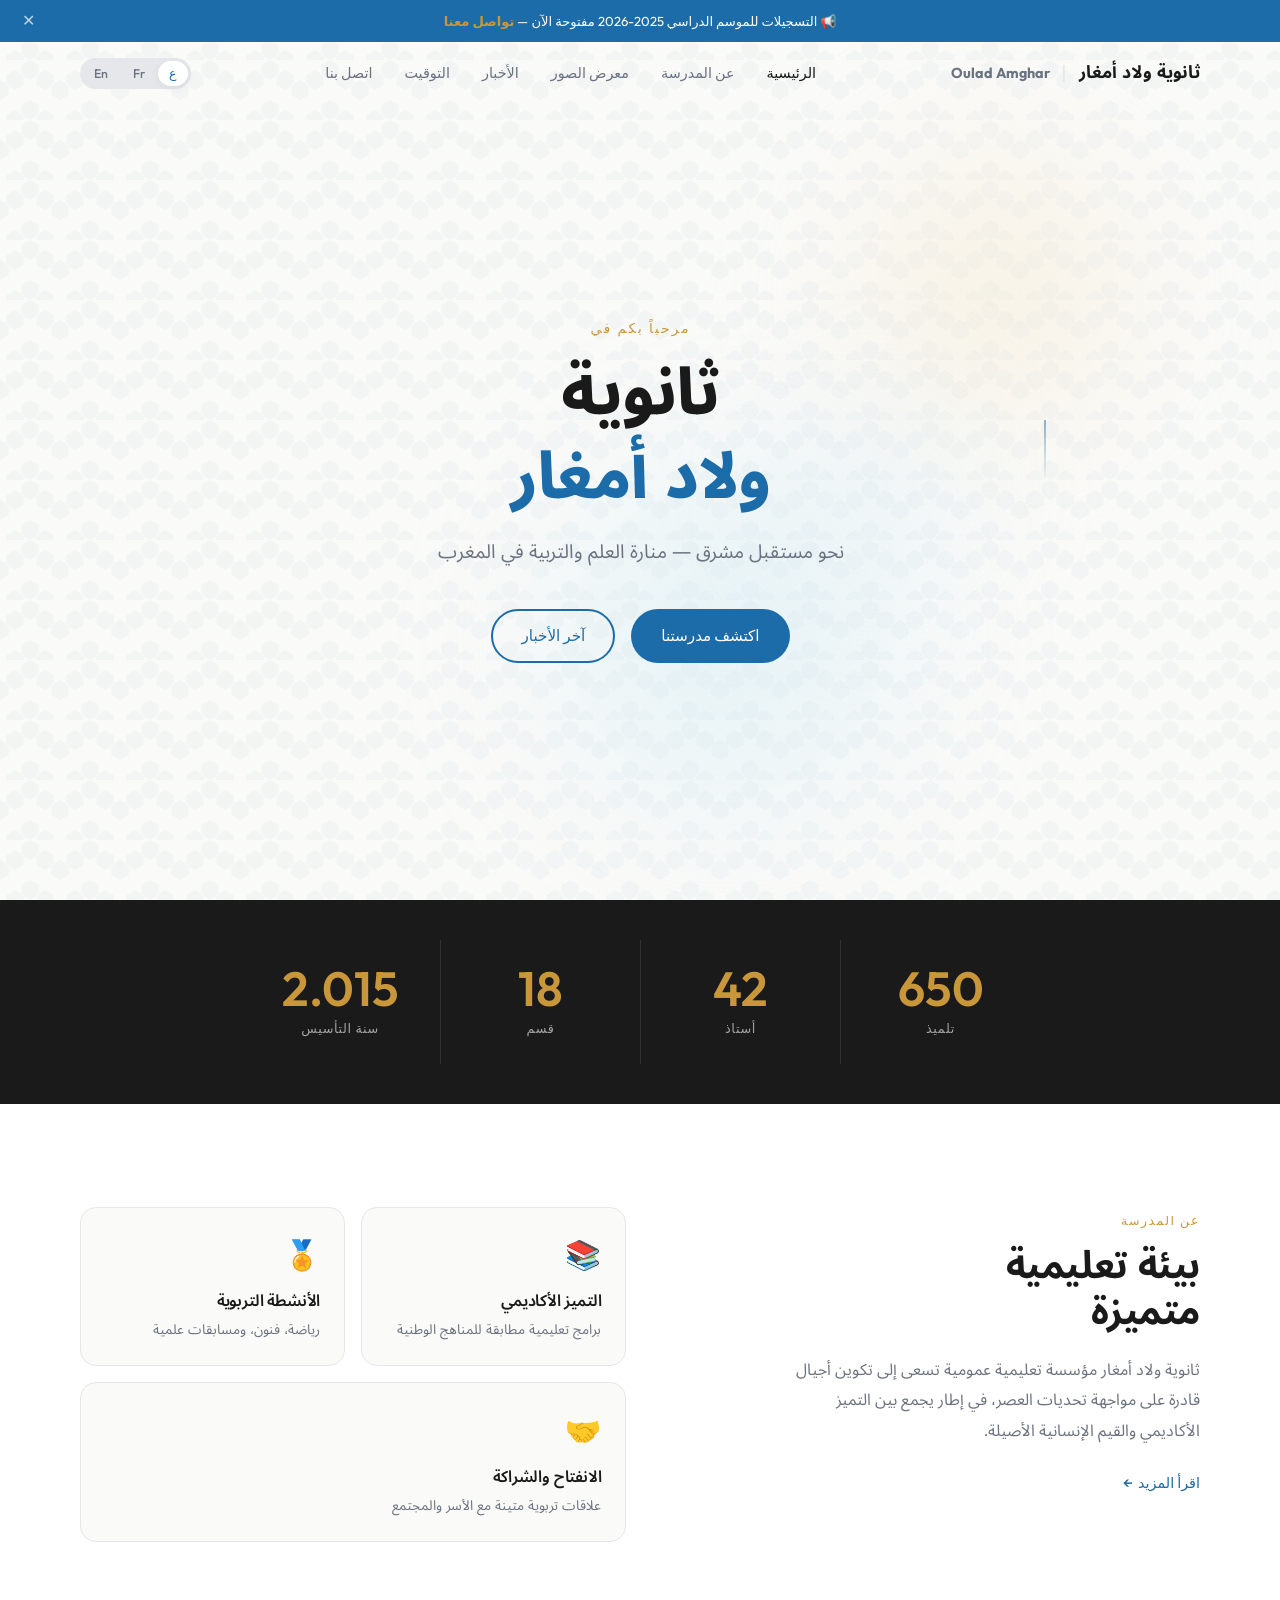
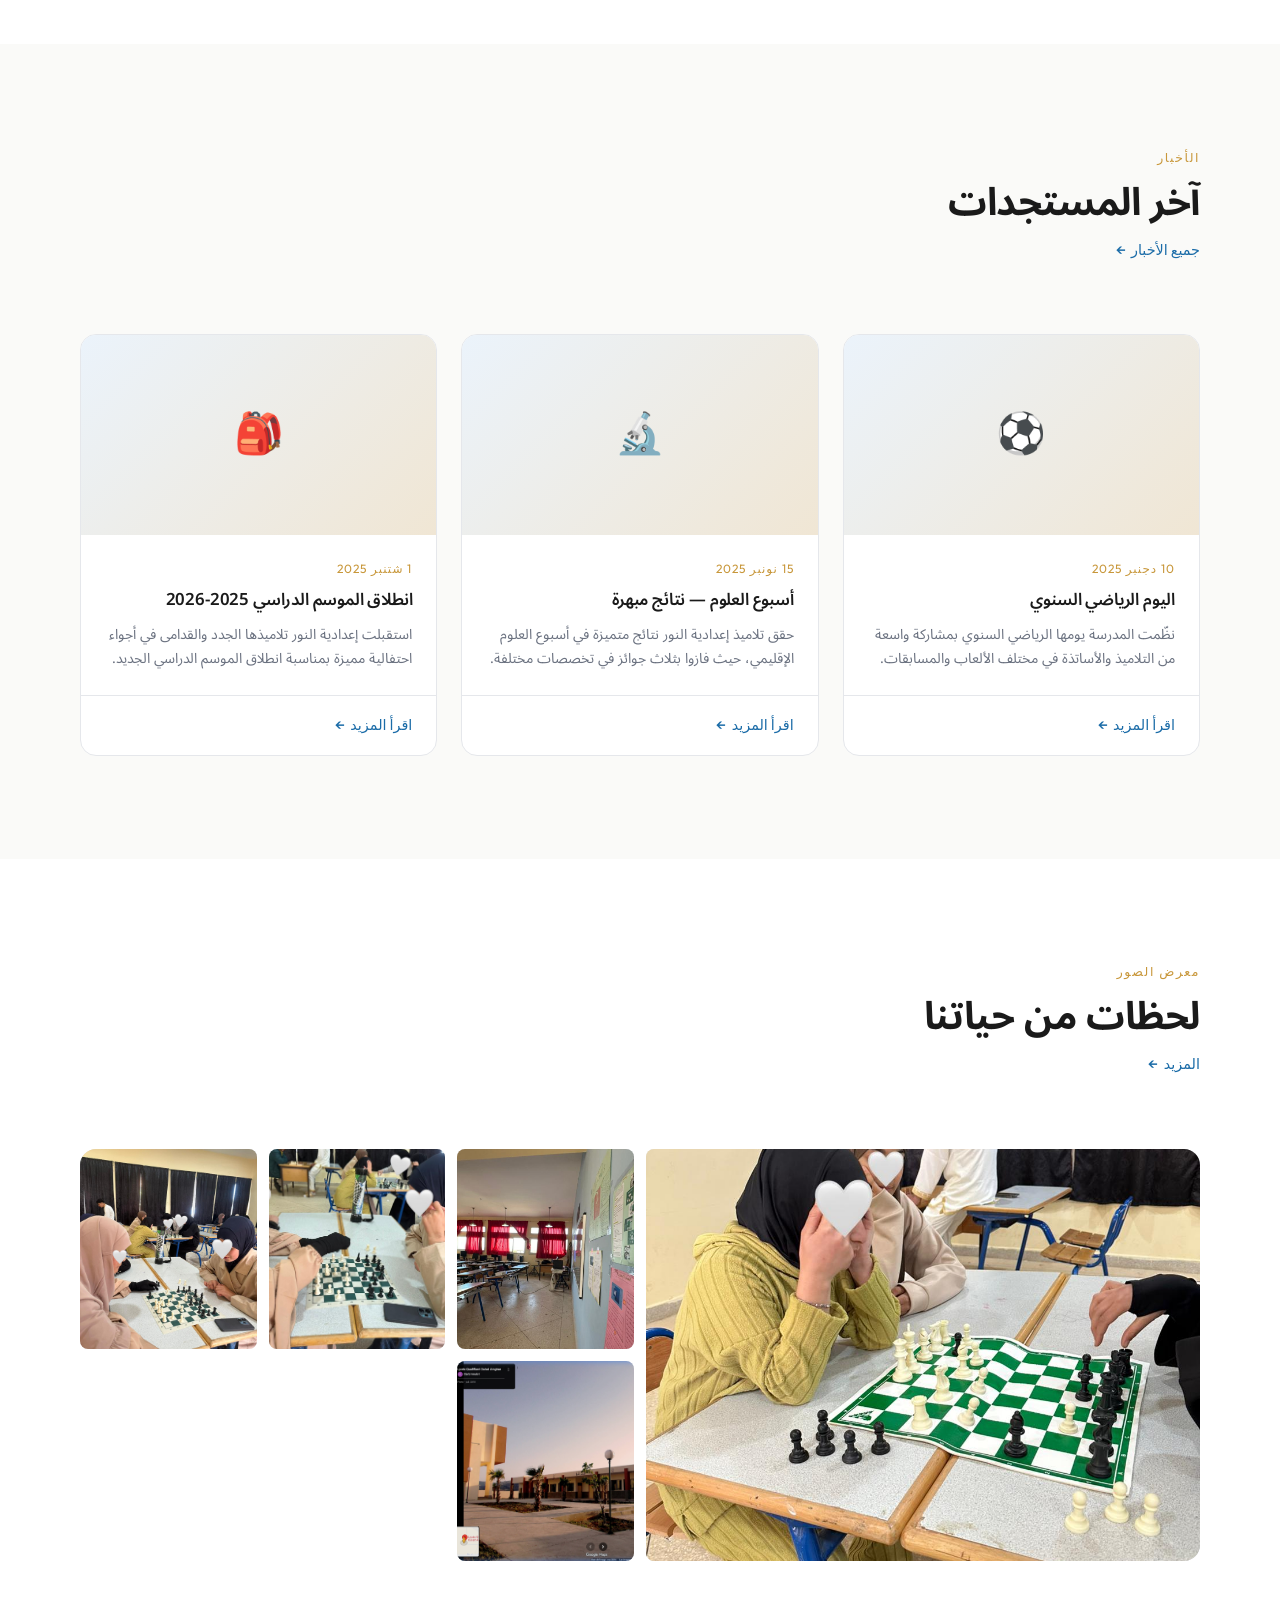
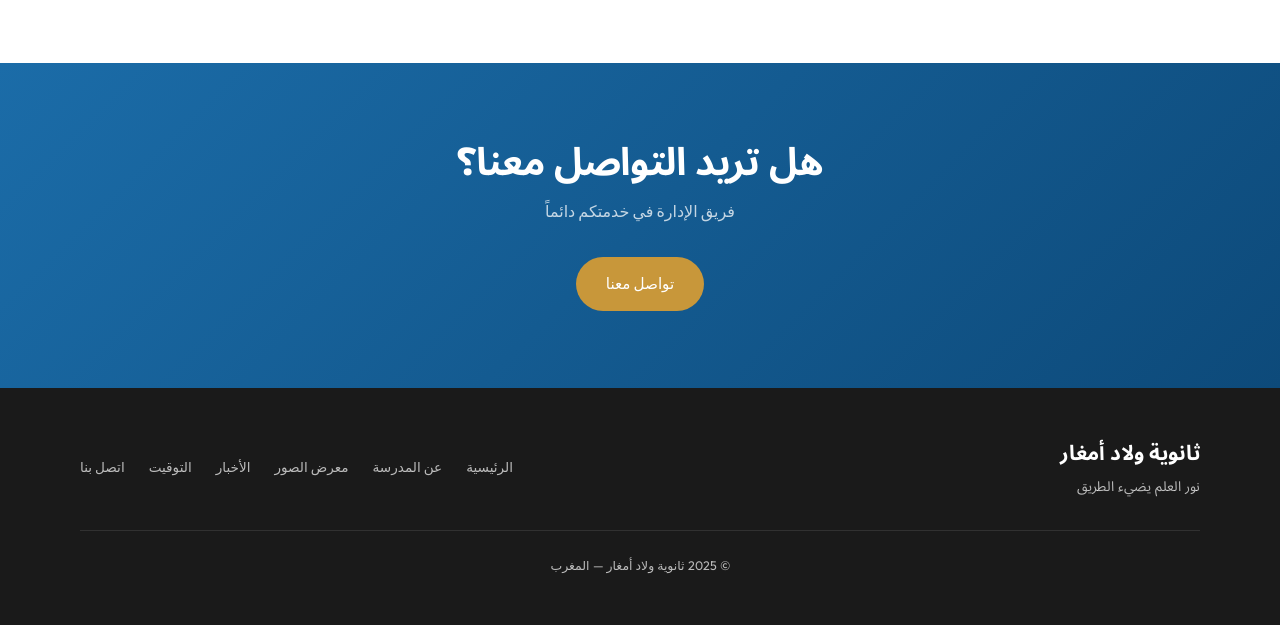
<file: index.html>
<!DOCTYPE html>
<html lang="ar" dir="rtl">

<head>
  <meta charset="UTF-8" />
  <meta name="viewport" content="width=device-width, initial-scale=1.0" />
  <title>ثانوية ولاد أمغار | Lycée Oulad Amghar | Oulad Amghar Hight School</title>
  <meta name="description" content="ثانوية ولاد أمغار التأهيلية" />
  <link rel="stylesheet" href="css/main.css" />
  <link rel="preconnect" href="https://fonts.googleapis.com" />
  <link rel="preconnect" href="https://fonts.gstatic.com" crossorigin />
  <link
    href="https://fonts.googleapis.com/css2?family=Noto+Sans+Arabic:wght@400;500;600;700;800&family=Outfit:wght@400;500;600;700;800&display=swap"
    rel="stylesheet" />
</head>

<body class="page-home" data-lang="ar">

  <a href="#main-content" class="skip-link">انتقل إلى المحتوى</a>

  <!-- ANNOUNCEMENT BAR — edit text here to show school announcements -->
  <div class="announcement-bar" id="announcementBar">
    <span>📢 </span>
    <span data-i18n="announcement.text">التسجيلات للموسم الدراسي 2025-2026 مفتوحة الآن — </span>
    <a href="pages/contact.html" data-i18n="announcement.link">تواصل معنا</a>
    <button class="close-bar" onclick="dismissBar()" aria-label="إغلاق">✕</button>
  </div>
  <script>
    function dismissBar() {
      var b = document.getElementById('announcementBar');
      if (b) { b.style.display = 'none'; document.body.style.setProperty('--bar-h', '0px'); }
    }
    // Set CSS var once bar is rendered so navbar knows how far down to sit
    document.addEventListener('DOMContentLoaded', function () {
      var b = document.getElementById('announcementBar');
      if (b) document.body.style.setProperty('--bar-h', b.offsetHeight + 'px');
    });
    setTimeout(dismissBar, 6000);
  </script>

  <!-- NAVBAR -->
  <nav class="navbar" id="navbar">
    <div class="nav-inner">
      <a href="index.html" class="nav-logo">
        <span class="logo-ar">ثانوية ولاد أمغار</span>
        <span class="logo-divider">|</span>
        <span class="logo-fr">Oulad Amghar</span>
      </a>

      <ul class="nav-links" id="navLinks">
        <li><a href="index.html" data-i18n="nav.home">الرئيسية</a></li>
        <li><a href="pages/about.html" data-i18n="nav.about">عن المدرسة</a></li>
        <li><a href="pages/gallery.html" data-i18n="nav.gallery">معرض الصور</a></li>
        <li><a href="pages/news.html" data-i18n="nav.news">الأخبار</a></li>
        <li><a href="pages/schedule.html" data-i18n="nav.schedule">التوقيت</a></li>
        <li><a href="pages/contact.html" data-i18n="nav.contact">اتصل بنا</a></li>
      </ul>

      <div class="nav-actions">
        <div class="lang-switcher">
          <button class="lang-btn active" data-lang="ar">ع</button>
          <button class="lang-btn" data-lang="fr">Fr</button>
          <button class="lang-btn" data-lang="en">En</button>
        </div>
        <button class="burger" id="burger" aria-label="Menu">
          <span></span><span></span><span></span>
        </button>
      </div>
    </div>
  </nav>

  <!-- HERO -->
  <header class="hero">
    <div class="hero-bg">
      <div class="hero-shape s1"></div>
      <div class="hero-shape s2"></div>
      <div class="hero-shape s3"></div>
    </div>
    <div class="hero-content">
      <p class="hero-eyebrow animate-in" data-i18n="hero.eyebrow">مرحباً بكم في</p>
      <h1 class="hero-title animate-in delay-1">
        <span data-i18n="hero.title1">ثانوية</span>
        <em data-i18n="hero.title2">ولاد أمغار</em>
      </h1>
      <p class="hero-subtitle animate-in delay-2" data-i18n="hero.subtitle">
        نحو مستقبل مشرق — منارة العلم والتربية في المغرب
      </p>
      <div class="hero-cta animate-in delay-3">
        <a href="pages/about.html" class="btn btn-primary" data-i18n="hero.cta1">اكتشف مدرستنا</a>
        <a href="pages/news.html" class="btn btn-ghost" data-i18n="hero.cta2">آخر الأخبار</a>
      </div>
    </div>
    <div class="hero-scroll">
      <span></span>
    </div>
  </header>

  <!-- STATS BAND -->
  <section class="stats-band">
    <div class="stat animate-stat">
      <span class="stat-num" data-target="650">0</span>
      <span class="stat-label" data-i18n="stats.students">تلميذ</span>
    </div>
    <div class="stat animate-stat">
      <span class="stat-num" data-target="42">0</span>
      <span class="stat-label" data-i18n="stats.teachers">أستاذ</span>
    </div>
    <div class="stat animate-stat">
      <span class="stat-num" data-target="18">0</span>
      <span class="stat-label" data-i18n="stats.classes">قسم</span>
    </div>
    <div class="stat animate-stat">
      <span class="stat-num" data-target="2015">0</span>
      <span class="stat-label" data-i18n="stats.founded">سنة التأسيس</span>
    </div>
  </section>

  <!-- ABOUT TEASER -->
  <section class="section about-teaser">
    <div class="container">
      <div class="about-grid">
        <div class="about-text reveal">
          <span class="section-tag" data-i18n="about.tag">عن المدرسة</span>
          <h2 data-i18n="about.title">بيئة تعليمية<br />متميزة</h2>
          <p data-i18n="about.desc">
            ثانوية ولاد أمغار مؤسسة تعليمية عمومية تسعى إلى تكوين أجيال قادرة على مواجهة تحديات العصر،
            في إطار يجمع بين التميز الأكاديمي والقيم الإنسانية الأصيلة.
          </p>
          <a href="pages/about.html" class="link-arrow" data-i18n="about.link">اقرأ المزيد</a>
        </div>
        <div class="about-visual reveal delay-1">
          <div class="visual-card vc1">
            <div class="vc-icon">📚</div>
            <h3 data-i18n="about.card1.title">التميز الأكاديمي</h3>
            <p data-i18n="about.card1.desc">برامج تعليمية مطابقة للمناهج الوطنية</p>
          </div>
          <div class="visual-card vc2">
            <div class="vc-icon">🏅</div>
            <h3 data-i18n="about.card2.title">الأنشطة التربوية</h3>
            <p data-i18n="about.card2.desc">رياضة، فنون، ومسابقات علمية</p>
          </div>
          <div class="visual-card vc3">
            <div class="vc-icon">🤝</div>
            <h3 data-i18n="about.card3.title">الانفتاح والشراكة</h3>
            <p data-i18n="about.card3.desc">علاقات تربوية متينة مع الأسر والمجتمع</p>
          </div>
        </div>
      </div>
    </div>
  </section>

  <!-- NEWS TEASER -->
  <section class="section news-teaser">
    <div class="container">
      <div class="section-header reveal">
        <span class="section-tag" data-i18n="news.tag">الأخبار</span>
        <h2 data-i18n="news.title">آخر المستجدات</h2>
        <a href="pages/news.html" class="link-arrow" data-i18n="news.all">جميع الأخبار</a>
      </div>
      <div class="news-grid" id="newsGrid">
        <!-- Injected by JS from markdown files -->
        <div class="news-loading">جارٍ التحميل…</div>
      </div>
    </div>
  </section>

  <!-- GALLERY TEASER -->
  <section class="section gallery-teaser">
    <div class="container">
      <div class="section-header reveal">
        <span class="section-tag" data-i18n="gallery.tag">معرض الصور</span>
        <h2 data-i18n="gallery.title">لحظات من حياتنا</h2>
        <a href="pages/gallery.html" class="link-arrow" data-i18n="gallery.all">المزيد</a>
      </div>
      <div class="reveal" id="galleryMosaic">
        <!-- Filled by gallery-loader.js from content/gallery/index.json (featured tag) -->
        <div class="gallery-placeholder-grid">
          <div class="gp gp1"></div>
          <div class="gp gp2"></div>
          <div class="gp gp3"></div>
          <div class="gp gp4"></div>
          <div class="gp gp5"></div>
        </div>
      </div>
    </div>
  </section>

  <!-- CONTACT CTA -->
  <section class="section cta-band reveal">
    <div class="container">
      <h2 data-i18n="cta.title">هل تريد التواصل معنا؟</h2>
      <p data-i18n="cta.desc">فريق الإدارة في خدمتكم دائماً</p>
      <a href="pages/contact.html" class="btn btn-primary" data-i18n="cta.btn">تواصل معنا</a>
    </div>
  </section>

  <!-- FOOTER -->
  <footer class="footer">
    <div class="container footer-inner">
      <div class="footer-brand">
        <p class="footer-logo">ثانوية ولاد أمغار</p>
        <p class="footer-tagline" data-i18n="footer.tagline">نور العلم يضيء الطريق</p>
      </div>
      <div class="footer-links">
        <a href="index.html" data-i18n="nav.home">الرئيسية</a>
        <a href="pages/about.html" data-i18n="nav.about">عن المدرسة</a>
        <a href="pages/gallery.html" data-i18n="nav.gallery">معرض الصور</a>
        <a href="pages/news.html" data-i18n="nav.news">الأخبار</a>
        <a href="pages/schedule.html" data-i18n="nav.schedule">التوقيت</a>
        <a href="pages/contact.html" data-i18n="nav.contact">اتصل بنا</a>
      </div>
      <p class="footer-copy">© 2025 ثانوية ولاد أمغار — المغرب</p>
    </div>
  </footer>

  <script src="js/i18n.js"></script>
  <script src="js/main.js"></script>
  <script src="js/news-loader.js"></script>
  <script src="js/gallery-loader.js"></script>
</body>

</html>
</file>
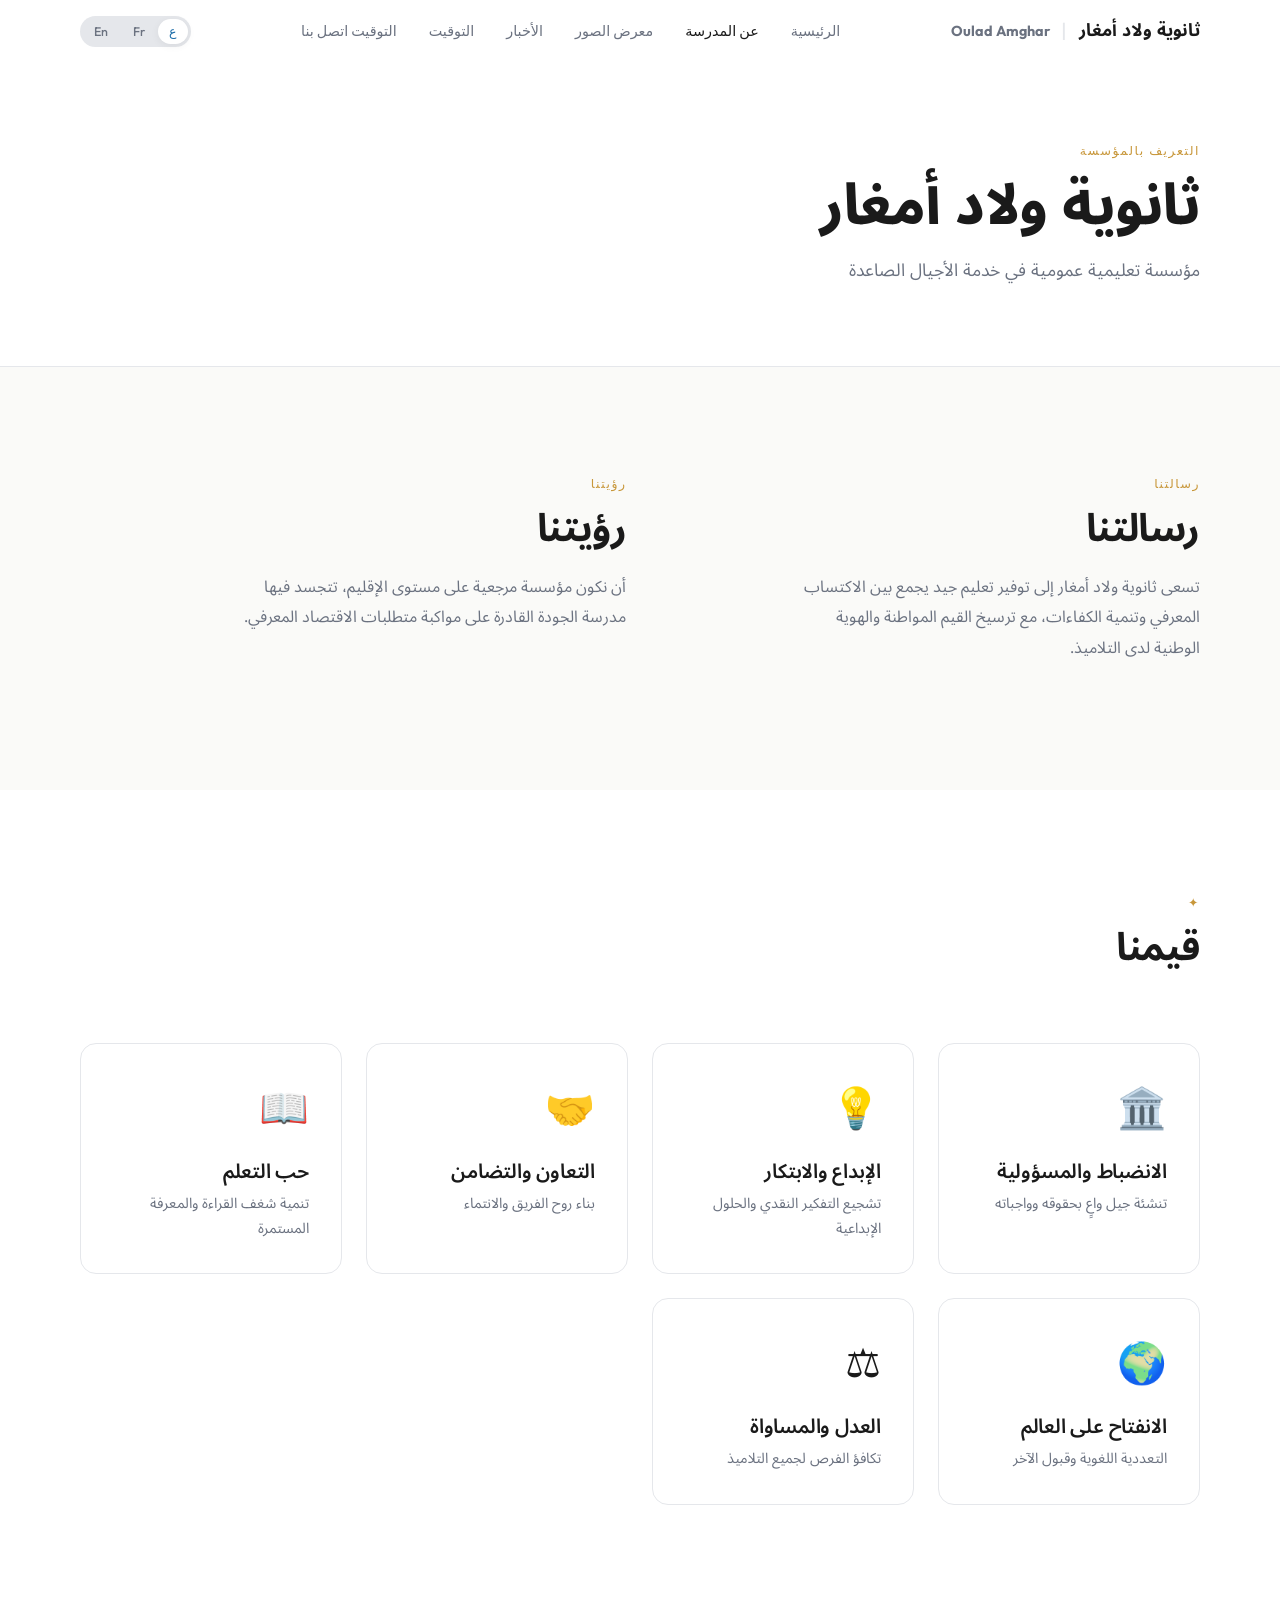
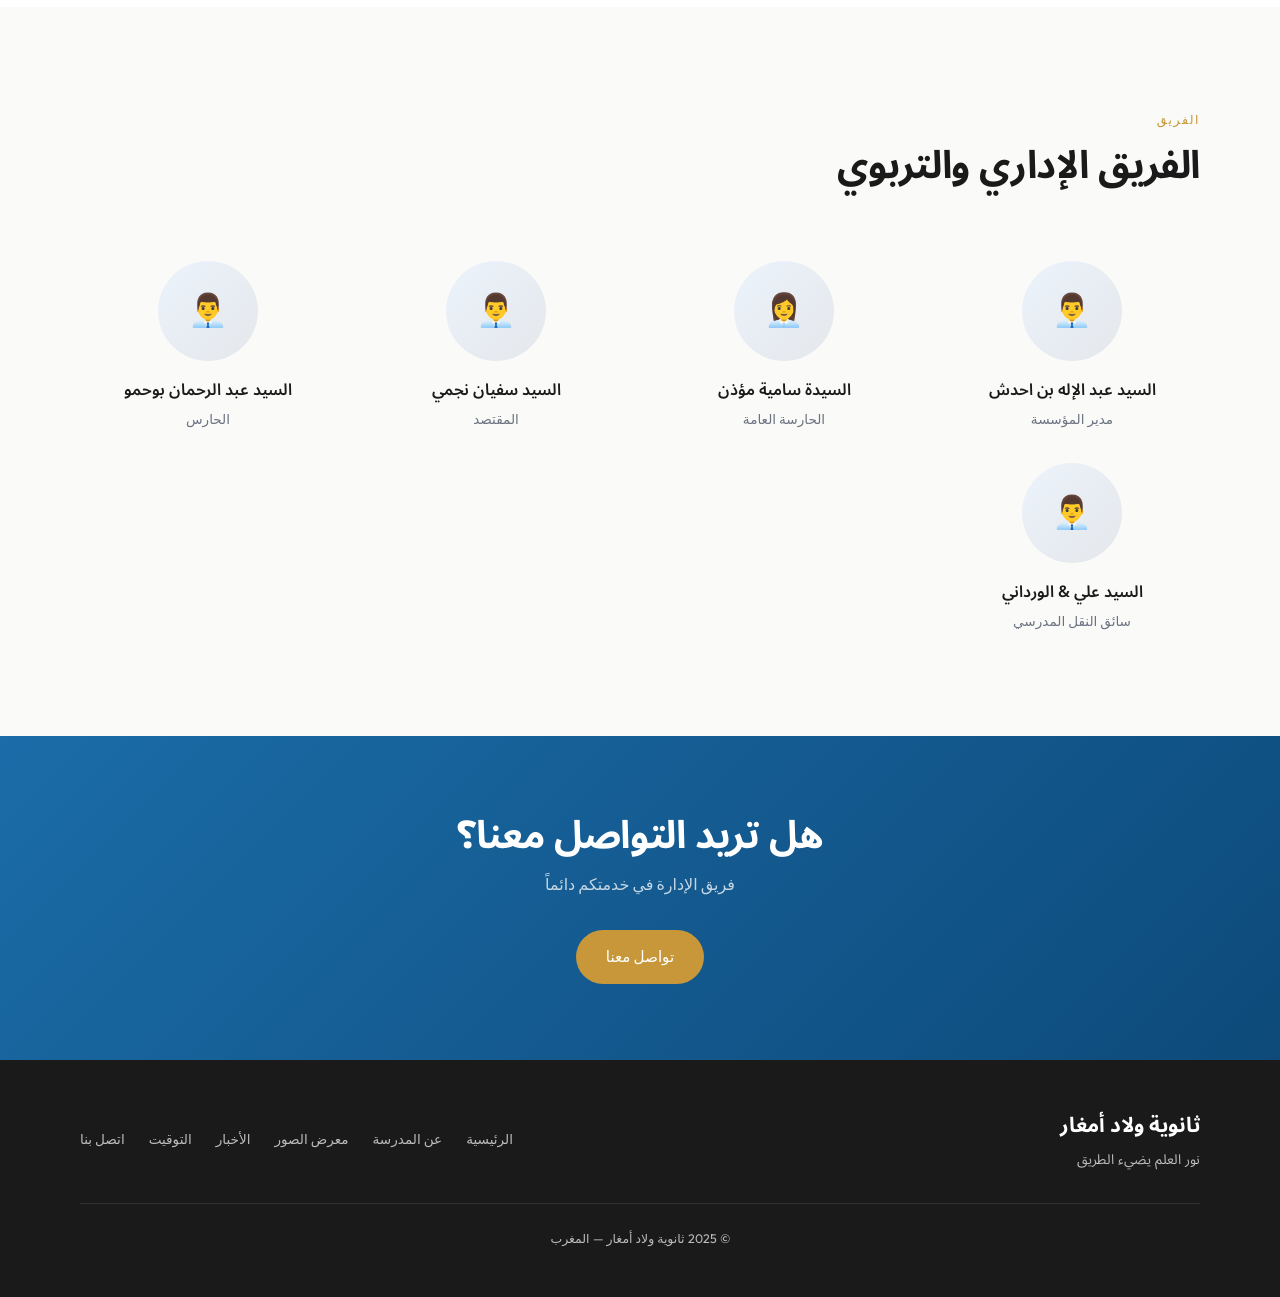
<file: pages/about.html>
<!DOCTYPE html>
<html lang="ar" dir="rtl">

<head>
  <meta charset="UTF-8" />
  <meta name="viewport" content="width=device-width, initial-scale=1.0" />
  <title>عن المدرسة | ثانوية ولاد أمغار</title>
  <link rel="stylesheet" href="../css/main.css" />
  <link
    href="https://fonts.googleapis.com/css2?family=Noto+Sans+Arabic:wght@400;500;600;700;800&family=Outfit:wght@400;500;600;700;800&display=swap"
    rel="stylesheet" />
</head>

<body data-lang="ar">

  <nav class="navbar" id="navbar">
    <div class="nav-inner">
      <a href="../index.html" class="nav-logo">
        <span class="logo-ar">ثانوية ولاد أمغار</span>
        <span class="logo-divider">|</span>
        <span class="logo-fr">Oulad Amghar</span>
      </a>
      <ul class="nav-links" id="navLinks">
        <li><a href="../index.html" data-i18n="nav.home">الرئيسية</a></li>
        <li><a href="about.html" data-i18n="nav.about">عن المدرسة</a></li>
        <li><a href="gallery.html" data-i18n="nav.gallery">معرض الصور</a></li>
        <li><a href="news.html" data-i18n="nav.news">الأخبار</a></li>
        <li><a href="schedule.html" data-i18n="nav.schedule">التوقيت</a></li>
        <li><a href="schedule.html" data-i18n="nav.schedule">التوقيت</a>
          <a href="contact.html" data-i18n="nav.contact">اتصل بنا</a>
        </li>
      </ul>
      <div class="nav-actions">
        <div class="lang-switcher">
          <button class="lang-btn active" data-lang="ar">ع</button>
          <button class="lang-btn" data-lang="fr">Fr</button>
          <button class="lang-btn" data-lang="en">En</button>
        </div>
        <button class="burger" id="burger" aria-label="Menu">
          <span></span><span></span><span></span>
        </button>
      </div>
    </div>
  </nav>

  <section class="page-hero">
    <div class="container">
      <div class="page-hero-inner animate-in">
        <span class="section-tag" data-i18n="about.page.tag">التعريف بالمؤسسة</span>
        <h1 data-i18n="about.page.title">ثانوية ولاد أمغار</h1>
        <p data-i18n="about.page.subtitle">مؤسسة تعليمية عمومية في خدمة الأجيال الصاعدة</p>
      </div>
    </div>
  </section>

  <!-- MISSION & VISION -->
  <section class="section">
    <div class="container">
      <div class="about-grid">
        <div class="about-text reveal">
          <span class="section-tag" data-i18n="about.mission.title">رسالتنا</span>
          <h2 data-i18n="about.mission.title">رسالتنا</h2>
          <p data-i18n="about.mission.desc">
            تسعى ثانوية ولاد أمغار إلى توفير تعليم جيد يجمع بين الاكتساب المعرفي وتنمية الكفاءات،
            مع ترسيخ القيم المواطنة والهوية الوطنية لدى التلاميذ.
          </p>
        </div>
        <div class="about-text reveal delay-1">
          <span class="section-tag" data-i18n="about.vision.title">رؤيتنا</span>
          <h2 data-i18n="about.vision.title">رؤيتنا</h2>
          <p data-i18n="about.vision.desc">
            أن نكون مؤسسة مرجعية على مستوى الإقليم، تتجسد فيها مدرسة الجودة القادرة على مواكبة
            متطلبات الاقتصاد المعرفي.
          </p>
        </div>
      </div>
    </div>
  </section>

  <!-- VALUES -->
  <section class="section" style="background: var(--c-surface);">
    <div class="container">
      <div class="section-header reveal">
        <span class="section-tag">✦</span>
        <h2 data-i18n="about.values.title">قيمنا</h2>
      </div>
      <div class="values-grid">
        <div class="value-card reveal">
          <div class="value-icon">🏛️</div>
          <h3>الانضباط والمسؤولية</h3>
          <p style="color:var(--c-muted);font-size:.9rem;margin-top:.5rem">تنشئة جيل واعٍ بحقوقه وواجباته</p>
        </div>
        <div class="value-card reveal delay-1">
          <div class="value-icon">💡</div>
          <h3>الإبداع والابتكار</h3>
          <p style="color:var(--c-muted);font-size:.9rem;margin-top:.5rem">تشجيع التفكير النقدي والحلول الإبداعية</p>
        </div>
        <div class="value-card reveal delay-1">
          <div class="value-icon">🤝</div>
          <h3>التعاون والتضامن</h3>
          <p style="color:var(--c-muted);font-size:.9rem;margin-top:.5rem">بناء روح الفريق والانتماء</p>
        </div>
        <div class="value-card reveal">
          <div class="value-icon">📖</div>
          <h3>حب التعلم</h3>
          <p style="color:var(--c-muted);font-size:.9rem;margin-top:.5rem">تنمية شغف القراءة والمعرفة المستمرة</p>
        </div>
        <div class="value-card reveal delay-1">
          <div class="value-icon">🌍</div>
          <h3>الانفتاح على العالم</h3>
          <p style="color:var(--c-muted);font-size:.9rem;margin-top:.5rem">التعددية اللغوية وقبول الآخر</p>
        </div>
        <div class="value-card reveal delay-1">
          <div class="value-icon">⚖️</div>
          <h3>العدل والمساواة</h3>
          <p style="color:var(--c-muted);font-size:.9rem;margin-top:.5rem">تكافؤ الفرص لجميع التلاميذ</p>
        </div>
      </div>
    </div>
  </section>

  <!-- TEAM -->
  <section class="section">
    <div class="container">
      <div class="section-header reveal">
        <span class="section-tag">الفريق</span>
        <h2>الفريق الإداري والتربوي</h2>
      </div>
      <div class="team-grid">
        <div class="team-card reveal">
          <div class="team-avatar">👨‍💼</div>
          <p class="team-name">السيد عبد الإله بن احدش</p>
          <p class="team-role">مدير المؤسسة</p>
        </div>
        <div class="team-card reveal delay-1">
          <div class="team-avatar">👩‍💼</div>
          <p class="team-name">السيدة سامية مؤذن</p>
          <p class="team-role">الحارسة العامة</p>
        </div>
        <div class="team-card reveal delay-1">
          <div class="team-avatar">👨‍💼</div>
          <p class="team-name">السيد سفيان نجمي</p>
          <p class="team-role">المقتصد</p>
        </div>
        <div class="team-card reveal delay-1">
          <div class="team-avatar">👨‍💼</div>
          <p class="team-name"> السيد عبد الرحمان بوحمو</p>
          <p class="team-role">الحارس</p>
        </div>
        <div class="team-card reveal delay-1">
          <div class="team-avatar">👨‍💼</div>
          <p class="team-name"> 
         السيد علي  & الورداني</p>
          <p class="team-role">سائق النقل المدرسي</p>
        </div>
      </div>
    </div>
  </section>

  <section class="section cta-band reveal">
    <div class="container">
      <h2 data-i18n="cta.title">هل تريد التواصل معنا؟</h2>
      <p data-i18n="cta.desc">فريق الإدارة في خدمتكم دائماً</p>
      <a href="contact.html" class="btn btn-primary" data-i18n="cta.btn">تواصل معنا</a>
    </div>
  </section>

  <footer class="footer">
    <div class="container footer-inner">
      <div class="footer-brand">
        <p class="footer-logo">ثانوية ولاد أمغار</p>
        <p class="footer-tagline" data-i18n="footer.tagline">نور العلم يضيء الطريق</p>
      </div>
      <div class="footer-links">
        <a href="../index.html" data-i18n="nav.home">الرئيسية</a>
        <a href="about.html" data-i18n="nav.about">عن المدرسة</a>
        <a href="gallery.html" data-i18n="nav.gallery">معرض الصور</a>
        <a href="news.html" data-i18n="nav.news">الأخبار</a>
        <a href="schedule.html" data-i18n="nav.schedule">التوقيت</a>
        <a href="contact.html" data-i18n="nav.contact">اتصل بنا</a>
      </div>
      <p class="footer-copy">© 2025 ثانوية ولاد أمغار — المغرب</p>
    </div>
  </footer>

  <script src="../js/i18n.js"></script>
  <script src="../js/main.js"></script>
</body>

</html>
</file>
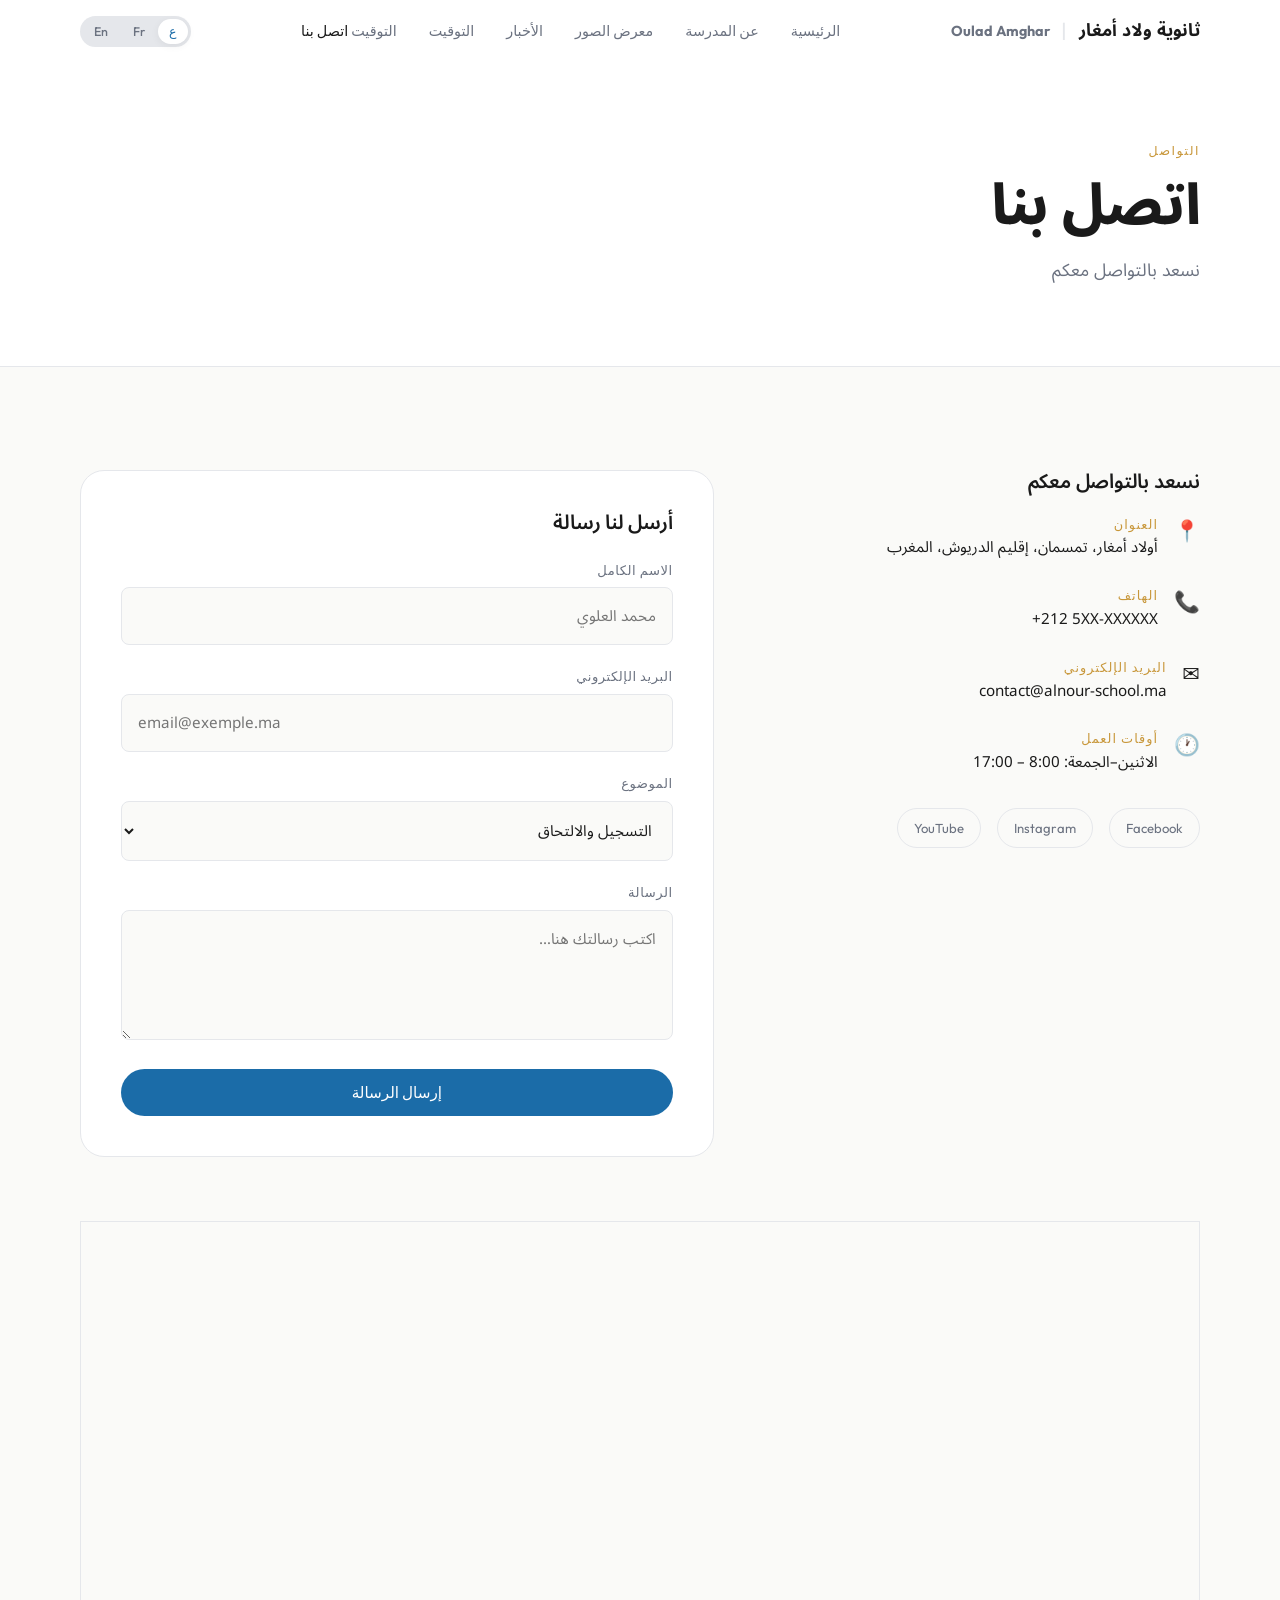
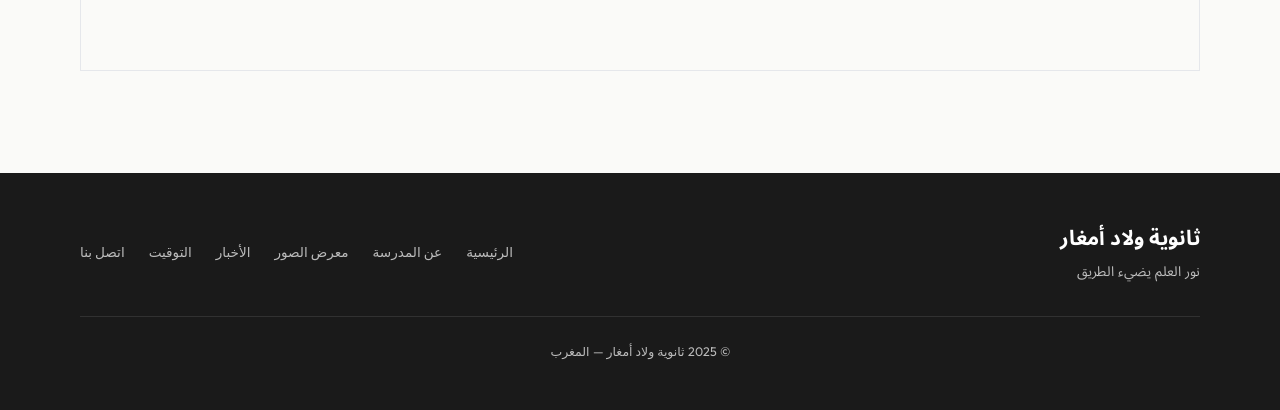
<file: pages/contact.html>
<!DOCTYPE html>
<html lang="ar" dir="rtl">

<head>
  <meta charset="UTF-8" />
  <meta name="viewport" content="width=device-width, initial-scale=1.0" />
  <title>اتصل بنا | ثانوية ولاد أمغار</title>
  <link rel="stylesheet" href="../css/main.css" />
  <link
    href="https://fonts.googleapis.com/css2?family=Noto+Sans+Arabic:wght@400;500;600;700;800&family=Outfit:wght@400;500;600;700;800&display=swap"
    rel="stylesheet" />
</head>

<body data-lang="ar">

  <nav class="navbar" id="navbar">
    <div class="nav-inner">
      <a href="../index.html" class="nav-logo">
        <span class="logo-ar">ثانوية ولاد أمغار</span>
        <span class="logo-divider">|</span>
        <span class="logo-fr">Oulad Amghar</span>
      </a>
      <ul class="nav-links" id="navLinks">
        <li><a href="../index.html" data-i18n="nav.home">الرئيسية</a></li>
        <li><a href="about.html" data-i18n="nav.about">عن المدرسة</a></li>
        <li><a href="gallery.html" data-i18n="nav.gallery">معرض الصور</a></li>
        <li><a href="news.html" data-i18n="nav.news">الأخبار</a></li>
        <li><a href="schedule.html" data-i18n="nav.schedule">التوقيت</a></li>
        <li><a href="schedule.html" data-i18n="nav.schedule">التوقيت</a>
          <a href="contact.html" data-i18n="nav.contact">اتصل بنا</a>
        </li>
      </ul>
      <div class="nav-actions">
        <div class="lang-switcher">
          <button class="lang-btn active" data-lang="ar">ع</button>
          <button class="lang-btn" data-lang="fr">Fr</button>
          <button class="lang-btn" data-lang="en">En</button>
        </div>
        <button class="burger" id="burger"><span></span><span></span><span></span></button>
      </div>
    </div>
  </nav>

  <section class="page-hero">
    <div class="container">
      <div class="page-hero-inner animate-in">
        <span class="section-tag" data-i18n="contact.page.tag">التواصل</span>
        <h1 data-i18n="contact.page.title">اتصل بنا</h1>
        <p data-i18n="contact.page.subtitle">نسعد بالتواصل معكم</p>
      </div>
    </div>
  </section>

  <section class="section">
    <div class="container">
      <div class="contact-grid">

        <!-- Info -->
        <div class="contact-info reveal">
          <h3 data-i18n="contact.page.subtitle">نسعد بالتواصل معكم</h3>

          <div class="contact-detail">
            <div class="contact-icon">📍</div>
            <div>
              <p class="contact-label" data-i18n="contact.address.label">العنوان</p>
              <p class="contact-value" data-i18n="contact.address.value">أولاد أمغار، تمسمان، إقليم الدريوش، المغرب</p>
            </div>
          </div>

          <div class="contact-detail">
            <div class="contact-icon">📞</div>
            <div>
              <p class="contact-label" data-i18n="contact.phone.label">الهاتف</p>
              <p class="contact-value" dir="ltr">+212 5XX-XXXXXX</p>
            </div>
          </div>

          <div class="contact-detail">
            <div class="contact-icon">✉️</div>
            <div>
              <p class="contact-label" data-i18n="contact.email.label">البريد الإلكتروني</p>
              <p class="contact-value" dir="ltr">contact@alnour-school.ma</p>
            </div>
          </div>

          <div class="contact-detail">
            <div class="contact-icon">🕐</div>
            <div>
              <p class="contact-label" data-i18n="contact.hours.label">أوقات العمل</p>
              <p class="contact-value" data-i18n="contact.hours.value">الاثنين–الجمعة: 8:00 – 17:00</p>
            </div>
          </div>

          <!-- Social placeholders -->
          <div style="margin-top:2rem;display:flex;gap:1rem;flex-wrap:wrap;">
            <a href="#"
              style="padding:.5rem 1rem;border-radius:100px;border:1.5px solid var(--c-border);font-family:var(--f-ui);font-size:.82rem;color:var(--c-muted);transition:all .2s;"
              onmouseover="this.style.borderColor='var(--c-accent)';this.style.color='var(--c-accent)'"
              onmouseout="this.style.borderColor='var(--c-border)';this.style.color='var(--c-muted)'">Facebook</a>
            <a href="#"
              style="padding:.5rem 1rem;border-radius:100px;border:1.5px solid var(--c-border);font-family:var(--f-ui);font-size:.82rem;color:var(--c-muted);transition:all .2s;"
              onmouseover="this.style.borderColor='var(--c-accent)';this.style.color='var(--c-accent)'"
              onmouseout="this.style.borderColor='var(--c-border)';this.style.color='var(--c-muted)'">Instagram</a>
            <a href="#"
              style="padding:.5rem 1rem;border-radius:100px;border:1.5px solid var(--c-border);font-family:var(--f-ui);font-size:.82rem;color:var(--c-muted);transition:all .2s;"
              onmouseover="this.style.borderColor='var(--c-accent)';this.style.color='var(--c-accent)'"
              onmouseout="this.style.borderColor='var(--c-border)';this.style.color='var(--c-muted)'">YouTube</a>
          </div>
        </div>

        <!-- Form -->
        <div class="contact-form reveal delay-1">
          <h3 data-i18n="contact.form.title" style="margin-bottom:1.5rem;">أرسل لنا رسالة</h3>
          <form id="contactForm" action="https://formspree.io/f/YOUR_FORM_ID" method="POST">
            <!-- Replace YOUR_FORM_ID with your Formspree form ID for live form submissions -->
            <input type="hidden" name="_subject" value="رسالة من موقع ثانوية ولاد أمغار" />

            <div class="form-group">
              <label data-i18n="contact.form.name">الاسم الكامل</label>
              <input type="text" name="name" required placeholder="محمد العلوي" />
            </div>
            <div class="form-group">
              <label data-i18n="contact.form.email">البريد الإلكتروني</label>
              <input type="email" name="email" required placeholder="email@exemple.ma" dir="ltr" />
            </div>
            <div class="form-group">
              <label data-i18n="contact.form.subject">الموضوع</label>
              <select name="subject">
                <option value="inscription">التسجيل والالتحاق</option>
                <option value="info">استفسار عام</option>
                <option value="complaint">شكوى أو ملاحظة</option>
                <option value="partnership">شراكة</option>
                <option value="other">أخرى</option>
              </select>
            </div>
            <div class="form-group">
              <label data-i18n="contact.form.message">الرسالة</label>
              <textarea name="message" required placeholder="اكتب رسالتك هنا…"></textarea>
            </div>
            <button type="submit" class="btn btn-primary" style="width:100%;justify-content:center;"
              data-i18n="contact.form.send">
              إرسال الرسالة
            </button>
          </form>
          <div id="formSuccess" class="form-success">
            <div class="check">✅</div>
            <p data-i18n="contact.form.success">تم الإرسال! سنتواصل معك قريباً.</p>
          </div>
        </div>
      </div>

      <!-- Map Section -->
      <div class="map-container reveal" style="margin-top:4rem; height: 450px; border-radius: var(--radius-lg); overflow: hidden; border: 1px solid var(--c-border);">
        <iframe 
          src="https://www.google.com/maps/embed?pb=!1m18!1m12!1m3!1d3264.40871!2d-3.6876757!3d35.2746323!2m3!1f0!2f0!3f0!3m2!1i1024!2i768!4f13.1!3m3!1m2!1s0xd7683bc2935715b%3A0x48212185aff39980!2sLyc%C3%A9e%20Qualifiant%20Oulad%20Amghar!5e0!3m2!1sen!2sma!4v1711846200000!5m2!1sen!2sma" 
          width="100%" 
          height="100%" 
          style="border:0;" 
          allowfullscreen="" 
          loading="lazy" 
          referrerpolicy="no-referrer-when-downgrade">
        </iframe>
      </div>
    </div>
  </section>

  <footer class="footer">
    <div class="container footer-inner">
      <div class="footer-brand">
        <p class="footer-logo">ثانوية ولاد أمغار</p>
        <p class="footer-tagline" data-i18n="footer.tagline">نور العلم يضيء الطريق</p>
      </div>
      <div class="footer-links">
        <a href="../index.html" data-i18n="nav.home">الرئيسية</a>
        <a href="about.html" data-i18n="nav.about">عن المدرسة</a>
        <a href="gallery.html" data-i18n="nav.gallery">معرض الصور</a>
        <a href="news.html" data-i18n="nav.news">الأخبار</a>
        <a href="schedule.html" data-i18n="nav.schedule">التوقيت</a>
        <a href="contact.html" data-i18n="nav.contact">اتصل بنا</a>
      </div>
      <p class="footer-copy">© 2025 ثانوية ولاد أمغار — المغرب</p>
    </div>
  </footer>

  <script src="../js/i18n.js"></script>
  <script src="../js/main.js"></script>
</body>

</html>
</file>
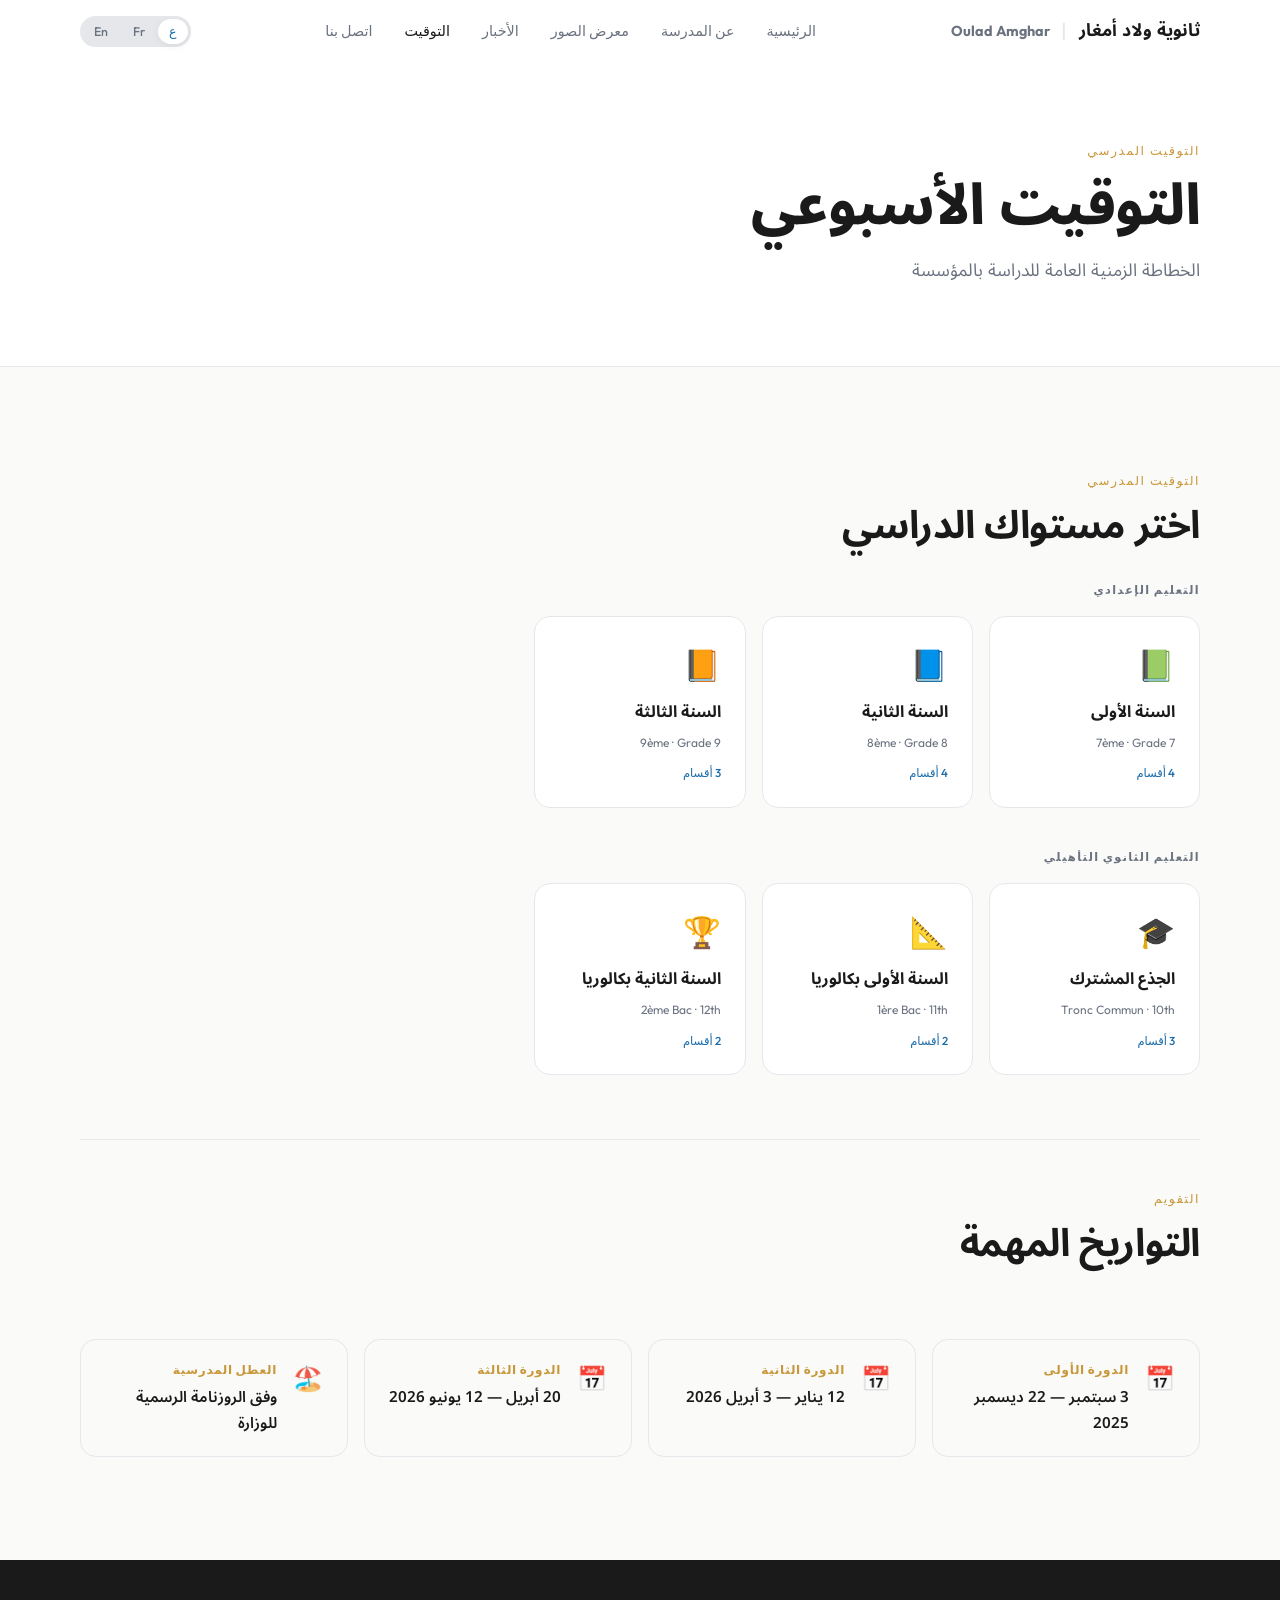
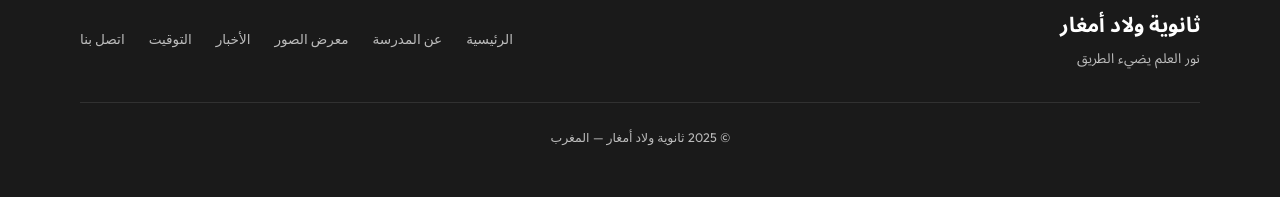
<file: pages/schedule.html>
<!DOCTYPE html>
<html lang="ar" dir="rtl">
<head>
  <meta charset="UTF-8" />
  <meta name="viewport" content="width=device-width, initial-scale=1.0" />
  <title>التوقيت المدرسي | ثانوية ولاد أمغار</title>
  <link rel="stylesheet" href="../css/main.css" />
  <link rel="preconnect" href="https://fonts.googleapis.com" />
  <link rel="preconnect" href="https://fonts.gstatic.com" crossorigin />
  <link href="https://fonts.googleapis.com/css2?family=Noto+Sans+Arabic:wght@400;500;600;700;800&family=Outfit:wght@400;500;600;700;800&display=swap" rel="stylesheet" />
  <style>
    /* ── STEPS ── */
    .sched-step { display: none; }
    .sched-step.active { display: block; animation: fadeUp .3s ease forwards; }

    /* ── BREADCRUMB ── */
    .sched-bc { display: flex; align-items: center; gap: .4rem; font-family: var(--f-ui); font-size: .82rem; color: var(--c-muted); margin-bottom: 2rem; flex-wrap: wrap; }
    .sched-bc .bc-btn { background: none; border: none; color: var(--c-accent); font-family: var(--f-ui); font-size: .82rem; cursor: pointer; padding: 0; text-decoration: underline; }
    .sched-bc .bc-sep { opacity: .35; }
    .sched-bc .bc-cur { color: var(--c-text); font-weight: 600; }

    /* ── LEVEL CARDS ── */
    .level-group { margin-bottom: 2.5rem; }
    .level-group-label { font-family: var(--f-ui); font-size: .7rem; font-weight: 600; letter-spacing: .12em; text-transform: uppercase; color: var(--c-muted); margin-bottom: 1rem; }
    .level-cards { display: grid; grid-template-columns: repeat(auto-fill, minmax(190px, 1fr)); gap: 1rem; }
    .level-card { background: var(--c-surface); border: 1.5px solid var(--c-border); border-radius: var(--r-md); padding: 1.5rem; cursor: pointer; transition: all .22s var(--ease); display: flex; flex-direction: column; gap: .4rem; }
    .level-card:hover { border-color: var(--c-accent); transform: translateY(-3px); box-shadow: var(--sh-md); }
    .level-card-icon { font-size: 1.9rem; }
    .level-card-name { font-weight: 700; font-size: 1rem; }
    .level-card-sub { font-family: var(--f-ui); font-size: .75rem; color: var(--c-muted); }
    .level-card-badge { font-family: var(--f-ui); font-size: .72rem; color: var(--c-accent); font-weight: 500; margin-top: .25rem; }

    /* ── CLASS CARDS ── */
    .class-cards { display: grid; grid-template-columns: repeat(auto-fill, minmax(160px, 1fr)); gap: 1rem; }
    .class-card { background: var(--c-surface); border: 1.5px solid var(--c-border); border-radius: var(--r-md); padding: 2rem 1rem; cursor: pointer; transition: all .22s var(--ease); text-align: center; display: flex; flex-direction: column; align-items: center; gap: .4rem; }
    .class-card:hover { border-color: var(--c-accent); background: var(--c-accent-light); transform: translateY(-3px); box-shadow: var(--sh-md); }
    .class-card-num { font-size: 2.8rem; font-weight: 800; color: var(--c-accent); font-family: var(--f-latin); line-height: 1; }
    .class-card-label { font-family: var(--f-ui); font-size: .8rem; color: var(--c-muted); }

    /* ── CAL TOOLBAR ── */
    .cal-toolbar { display: flex; align-items: center; gap: 1rem; margin-bottom: 1.5rem; flex-wrap: wrap; }
    .cal-toolbar-title { flex: 1; font-weight: 700; font-size: 1.05rem; text-align: center; }

    /* ── WEEK CALENDAR ── */
    .week-cal { border: 1px solid var(--c-border); border-radius: var(--r-md); overflow: hidden; }

    /* Header row */
    .week-cal-header { display: grid; grid-template-columns: 64px repeat(6, 1fr); background: var(--c-accent); }
    .cal-hcorner {}
    .cal-hday { color: #fff; text-align: center; padding: .8rem .25rem; font-family: var(--f-ui); font-size: .78rem; font-weight: 600; border-inline-start: 1px solid rgba(255,255,255,.15); display: flex; flex-direction: column; align-items: center; gap: .15rem; }
    .cal-hday .hd-main { font-size: .8rem; }
    .cal-hday .hd-sub { font-size: .65rem; opacity: .75; }

    /* Grid: time col + 6 days, rows = p1-p4 / lunch / p5-p8 */
    .week-cal-body {
      display: grid;
      grid-template-columns: 64px repeat(6, 1fr);
      grid-template-rows:
        minmax(90px, auto)   /* p1  08:30–09:30 */
        minmax(90px, auto)   /* p2  09:30–10:30 */
        minmax(90px, auto)   /* p3  10:30–11:30 */
        minmax(90px, auto)   /* p4  11:30–12:30 */
        44px                 /* lunch 12:30–14:30 */
        minmax(90px, auto)   /* p5  14:30–15:30 */
        minmax(90px, auto)   /* p6  15:30–16:30 */
        minmax(90px, auto)   /* p7  16:30–17:30 */
        minmax(90px, auto);  /* p8  17:30–18:30 */
    }

    /* Time column cells (6 cells: one per row, spanning col 1) */
    .cal-time { grid-column: 1; border-inline-end: 1px solid var(--c-border); border-top: 1px solid var(--c-border); display: flex; align-items: flex-start; padding: .45rem .3rem; font-family: var(--f-ui); font-size: .68rem; color: var(--c-muted); font-weight: 500; background: var(--c-surface); }
    .cal-time.break-time { background: #FDF8EE; border-top: 1px dashed var(--c-border); font-size: .64rem; color: var(--c-accent2); }
    .cal-time.lunch-time { background: #F9FAFB; border-top: 1px dashed var(--c-border); font-size: .64rem; color: var(--c-muted); }

    /* Subject cells */
    .cal-cell { border-top: 1px solid var(--c-border); border-inline-start: 1px solid var(--c-border); padding: .45rem; background: var(--c-surface); }
    .cal-cell.break-cell { background: #FDF8EE; border-top: 1px dashed var(--c-border); display: flex; align-items: center; justify-content: center; font-family: var(--f-ui); font-size: .68rem; color: var(--c-accent2); font-weight: 500; letter-spacing: .05em; text-transform: uppercase; }
    .cal-cell.lunch-cell { background: #F9FAFB; border-top: 1px dashed var(--c-border); display: flex; align-items: center; justify-content: center; font-family: var(--f-ui); font-size: .68rem; color: var(--c-muted); letter-spacing: .04em; }

    /* Event card inside a cell */
    .cal-event { height: 100%; border-radius: 8px; padding: .55rem .7rem; display: flex; flex-direction: column; gap: .2rem; border-inline-start: 3px solid; }
    .cal-event-subj { font-weight: 600; font-size: .8rem; display: flex; align-items: center; gap: .3rem; }
    .cal-dot { width: 7px; height: 7px; border-radius: 50%; flex-shrink: 0; }
    .cal-event-teacher { font-family: var(--f-ui); font-size: .7rem; opacity: .7; margin-top: auto; }

    /* Free / prayer label */
    .cal-free { height: 100%; display: flex; align-items: center; justify-content: center; font-family: var(--f-ui); font-size: .75rem; color: var(--c-muted); font-style: italic; opacity: .7; }

    /* WIP placeholder */
    .cal-wip { text-align: center; padding: 5rem 2rem; background: var(--c-surface); border-radius: var(--r-md); border: 1.5px dashed var(--c-border); }
    .cal-wip p { font-family: var(--f-ui); font-size: .9rem; color: var(--c-muted); margin-top: .75rem; }

    /* ── DATES SECTION (always visible) ── */
    .dates-section { margin-top: 4rem; padding-top: 3rem; border-top: 1px solid var(--c-border); }

    /* ── PRINT ── */
    @media print {
      .navbar, .announcement-bar, .skip-link, .page-hero,
      .sched-bc, .cal-toolbar .btn, .dates-section, footer,
      #levelStep, #classStep { display: none !important; }
      #calStep { display: block !important; }
      .section { padding-block: .5rem; }
      .week-cal { border: 1px solid #999; }
      .cal-cell, .cal-time { border-color: #ccc; }
    }

    /* ── RESPONSIVE ── */
    @media (max-width: 760px) {
      .week-cal-header, .week-cal-body { grid-template-columns: 48px repeat(6, 1fr); font-size: .7rem; }
      .cal-hday .hd-sub { display: none; }
      .cal-event-teacher { display: none; }
      .cal-event { padding: .35rem .4rem; }
    }
  </style>
</head>
<body data-lang="ar">

  <nav class="navbar" id="navbar">
    <div class="nav-inner">
      <a href="../index.html" class="nav-logo">
        <span class="logo-ar">ثانوية ولاد أمغار</span>
        <span class="logo-divider">|</span>
        <span class="logo-fr">Oulad Amghar</span>
      </a>
      <ul class="nav-links" id="navLinks">
        <li><a href="../index.html" data-i18n="nav.home">الرئيسية</a></li>
        <li><a href="about.html"    data-i18n="nav.about">عن المدرسة</a></li>
        <li><a href="gallery.html"  data-i18n="nav.gallery">معرض الصور</a></li>
        <li><a href="news.html"     data-i18n="nav.news">الأخبار</a></li>
        <li><a href="schedule.html" data-i18n="nav.schedule">التوقيت</a></li>
        <li><a href="contact.html"  data-i18n="nav.contact">اتصل بنا</a></li>
      </ul>
      <div class="nav-actions">
        <div class="lang-switcher">
          <button class="lang-btn active" data-lang="ar">ع</button>
          <button class="lang-btn" data-lang="fr">Fr</button>
          <button class="lang-btn" data-lang="en">En</button>
        </div>
        <button class="burger" id="burger" aria-label="Menu">
          <span></span><span></span><span></span>
        </button>
      </div>
    </div>
  </nav>

  <!-- PAGE HERO -->
  <section class="page-hero">
    <div class="container">
      <div class="page-hero-inner animate-in">
        <span class="section-tag" data-i18n="schedule.tag">التوقيت المدرسي</span>
        <h1 data-i18n="schedule.title">التوقيت الأسبوعي</h1>
        <p data-i18n="schedule.subtitle">الخطاطة الزمنية العامة للدراسة بالمؤسسة</p>
      </div>
    </div>
  </section>

  <!-- SCHEDULE APP -->
  <section class="section" style="background:var(--c-bg);">
    <div class="container">

      <!-- ═══ STEP 1 — Level ═══ -->
      <div id="levelStep" class="sched-step active">
        <div class="section-header" style="margin-bottom:2rem">
          <span class="section-tag" data-i18n="schedule.tag">التوقيت</span>
          <h2 id="chooseLevelTitle">اختر مستواك الدراسي</h2>
        </div>

        <!-- Collège -->
        <div class="level-group">
          <p class="level-group-label" id="collegeLbl">التعليم الإعدادي</p>
          <div class="level-cards">
            <div class="level-card reveal" onclick="selectLevel('s1')">
              <div class="level-card-icon">📗</div>
              <div class="level-card-name" data-i18n="schedule.level.s1">السنة الأولى</div>
              <div class="level-card-sub">7ème · Grade 7</div>
              <div class="level-card-badge" id="s1-badge">4 أقسام</div>
            </div>
            <div class="level-card reveal delay-1" onclick="selectLevel('s2')">
              <div class="level-card-icon">📘</div>
              <div class="level-card-name" data-i18n="schedule.level.s2">السنة الثانية</div>
              <div class="level-card-sub">8ème · Grade 8</div>
              <div class="level-card-badge" id="s2-badge">4 أقسام</div>
            </div>
            <div class="level-card reveal" onclick="selectLevel('s3')">
              <div class="level-card-icon">📙</div>
              <div class="level-card-name" data-i18n="schedule.level.s3">السنة الثالثة</div>
              <div class="level-card-sub">9ème · Grade 9</div>
              <div class="level-card-badge" id="s3-badge">3 أقسام</div>
            </div>
          </div>
        </div>

        <!-- Lycée -->
        <div class="level-group">
          <p class="level-group-label" id="lyceeLbl">التعليم الثانوي التأهيلي</p>
          <div class="level-cards">
            <div class="level-card reveal" onclick="selectLevel('tc')">
              <div class="level-card-icon">🎓</div>
              <div class="level-card-name" data-i18n="schedule.level.tc">الجذع المشترك</div>
              <div class="level-card-sub">Tronc Commun · 10th</div>
              <div class="level-card-badge" id="tc-badge">3 أقسام</div>
            </div>
            <div class="level-card reveal delay-1" onclick="selectLevel('s1bac')">
              <div class="level-card-icon">📐</div>
              <div class="level-card-name" data-i18n="schedule.level.s1bac">السنة الأولى بكالوريا</div>
              <div class="level-card-sub">1ère Bac · 11th</div>
              <div class="level-card-badge" id="s1bac-badge">2 أقسام</div>
            </div>
            <div class="level-card reveal" onclick="selectLevel('s2bac')">
              <div class="level-card-icon">🏆</div>
              <div class="level-card-name" data-i18n="schedule.level.s2bac">السنة الثانية بكالوريا</div>
              <div class="level-card-sub">2ème Bac · 12th</div>
              <div class="level-card-badge" id="s2bac-badge">2 أقسام</div>
            </div>
          </div>
        </div>
      </div>

      <!-- ═══ STEP 2 — Class ═══ -->
      <div id="classStep" class="sched-step">
        <div class="sched-bc" id="bc2">
          <button class="bc-btn" onclick="goToLevels()" id="bc2-lbl">المستويات</button>
          <span class="bc-sep">›</span>
          <span class="bc-cur" id="bc2-level"></span>
        </div>
        <div class="section-header" style="margin-bottom:2rem">
          <h2 id="chooseClassTitle">اختر القسم</h2>
        </div>
        <div class="class-cards" id="classCards"></div>
      </div>

      <!-- ═══ STEP 3 — Calendar ═══ -->
      <div id="calStep" class="sched-step">
        <div class="sched-bc" id="bc3">
          <button class="bc-btn" onclick="goToLevels()" id="bc3-levels">المستويات</button>
          <span class="bc-sep">›</span>
          <button class="bc-btn" onclick="goToClasses()" id="bc3-level"></button>
          <span class="bc-sep">›</span>
          <span class="bc-cur" id="bc3-class"></span>
        </div>
        <div class="cal-toolbar">
          <button class="btn btn-ghost" onclick="goToClasses()" style="padding:.45rem 1rem;font-size:.82rem;" id="backClassBtn">← الأقسام</button>
          <span class="cal-toolbar-title" id="calTitle"></span>
          <button class="btn btn-ghost" onclick="printSchedule()" style="padding:.45rem 1.1rem;font-size:.82rem;">🖨️ <span data-i18n="schedule.print">طباعة</span></button>
        </div>
        <div id="calContainer"></div>
      </div>

      <!-- ═══ IMPORTANT DATES (always visible) ═══ -->
      <div class="dates-section" id="datesSection">
        <div class="section-header reveal">
          <span class="section-tag" data-i18n="schedule.dates.tag">التقويم</span>
          <h2 data-i18n="schedule.dates.title">التواريخ المهمة</h2>
        </div>
        <div style="display:grid;grid-template-columns:repeat(auto-fill,minmax(240px,1fr));gap:1rem;">
          <div class="value-card reveal" style="display:flex;gap:1rem;align-items:flex-start;padding:1.25rem 1.5rem;">
            <span style="font-size:1.5rem;flex-shrink:0;">📅</span>
            <div>
              <p style="font-family:var(--f-ui);font-size:.75rem;color:var(--c-accent2);font-weight:600;letter-spacing:.06em;text-transform:uppercase;margin-bottom:.25rem" data-i18n="schedule.dates.term1">الدورة الأولى</p>
              <p style="font-weight:600;font-size:.95rem" data-i18n="schedule.dates.term1.range">3 سبتمبر — 22 ديسمبر 2025</p>
            </div>
          </div>
          <div class="value-card reveal delay-1" style="display:flex;gap:1rem;align-items:flex-start;padding:1.25rem 1.5rem;">
            <span style="font-size:1.5rem;flex-shrink:0;">📅</span>
            <div>
              <p style="font-family:var(--f-ui);font-size:.75rem;color:var(--c-accent2);font-weight:600;letter-spacing:.06em;text-transform:uppercase;margin-bottom:.25rem" data-i18n="schedule.dates.term2">الدورة الثانية</p>
              <p style="font-weight:600;font-size:.95rem" data-i18n="schedule.dates.term2.range">12 يناير — 3 أبريل 2026</p>
            </div>
          </div>
          <div class="value-card reveal" style="display:flex;gap:1rem;align-items:flex-start;padding:1.25rem 1.5rem;">
            <span style="font-size:1.5rem;flex-shrink:0;">📅</span>
            <div>
              <p style="font-family:var(--f-ui);font-size:.75rem;color:var(--c-accent2);font-weight:600;letter-spacing:.06em;text-transform:uppercase;margin-bottom:.25rem" data-i18n="schedule.dates.term3">الدورة الثالثة</p>
              <p style="font-weight:600;font-size:.95rem" data-i18n="schedule.dates.term3.range">20 أبريل — 12 يونيو 2026</p>
            </div>
          </div>
          <div class="value-card reveal delay-1" style="display:flex;gap:1rem;align-items:flex-start;padding:1.25rem 1.5rem;">
            <span style="font-size:1.5rem;flex-shrink:0;">🏖️</span>
            <div>
              <p style="font-family:var(--f-ui);font-size:.75rem;color:var(--c-accent2);font-weight:600;letter-spacing:.06em;text-transform:uppercase;margin-bottom:.25rem" data-i18n="schedule.dates.holidays">العطل المدرسية</p>
              <p style="font-weight:600;font-size:.95rem" data-i18n="schedule.dates.holidays.note">وفق الروزنامة الرسمية للوزارة</p>
            </div>
          </div>
        </div>
      </div>

    </div>
  </section>

  <footer class="footer">
    <div class="container footer-inner">
      <div class="footer-brand">
        <p class="footer-logo">ثانوية ولاد أمغار</p>
        <p class="footer-tagline" data-i18n="footer.tagline">نور العلم يضيء الطريق</p>
      </div>
      <div class="footer-links">
        <a href="../index.html" data-i18n="nav.home">الرئيسية</a>
        <a href="about.html"    data-i18n="nav.about">عن المدرسة</a>
        <a href="gallery.html"  data-i18n="nav.gallery">معرض الصور</a>
        <a href="news.html"     data-i18n="nav.news">الأخبار</a>
        <a href="schedule.html" data-i18n="nav.schedule">التوقيت</a>
        <a href="contact.html"  data-i18n="nav.contact">اتصل بنا</a>
      </div>
      <p class="footer-copy">© 2025 ثانوية ولاد أمغار — المغرب</p>
    </div>
  </footer>

  <script src="../js/i18n.js"></script>
  <script src="../js/schedule-data.js"></script>
  <script src="../js/main.js"></script>
  <script>
  // Subject colour palette (keyed by subject code)
  const SUBJ = {
    arabic:  { key: 'schedule.subject.arabic',  color: '#3B82F6', bg: '#EBF3FB' },
    french:  { key: 'schedule.subject.french',  color: '#10B981', bg: '#ECFDF5' },
    math:    { key: 'schedule.subject.math',     color: '#F59E0B', bg: '#FFFBEB' },
    science: { key: 'schedule.subject.science',  color: '#8B5CF6', bg: '#F3F4F6' },
    islamic: { key: 'schedule.subject.islamic',  color: '#EF4444', bg: '#FEF2F2' },
    pe:      { key: 'schedule.subject.pe',       color: '#6B7280', bg: '#F9FAFB' },
    physics: { key: 'schedule.subject.physics',  color: '#7C3AED', bg: '#EDE9FE' },
    art:     { key: 'schedule.subject.art',      color: '#EC4899', bg: '#FDF2F8' },
    english: { key: 'schedule.subject.english',  color: '#0EA5E9', bg: '#E0F2FE' },
    history: { key: 'schedule.subject.history',  color: '#F97316', bg: '#FFF7ED' },
  };

  // Day order (col index 0-5 = Mon-Sat)
  const DAYS = ['monday','tuesday','wednesday','thursday','friday','saturday'];

  // ══════════════════════════════════════════════
  //  STATE
  // ══════════════════════════════════════════════
  let curLevel = null, curClass = null;

  // ══════════════════════════════════════════════
  //  NAVIGATION
  // ══════════════════════════════════════════════
  function showStep(id) {
    ['levelStep','classStep','calStep'].forEach(s => {
      const el = document.getElementById(s);
      el.classList.remove('active');
    });
    document.getElementById(id).classList.add('active');
    const ds = document.getElementById('datesSection');
    if (ds) ds.style.display = id === 'calStep' ? 'none' : '';
  }

  function t(key) { return window.i18n ? window.i18n.t(key) : key; }

  // Shortcut to window.scheduleData.levels
  function lvlData(id) { return window.scheduleData.levels[id]; }

  function selectLevel(levelId) {
    curLevel = levelId;
    const lvl = lvlData(levelId);
    // Breadcrumb
    document.getElementById('bc2-lbl').textContent   = t('schedule.back.levels');
    document.getElementById('bc2-level').textContent = t(lvl.nameKey);
    document.getElementById('chooseClassTitle').textContent = t('schedule.choose.class');
    // Build class cards
    const grid = document.getElementById('classCards');
    grid.innerHTML = '';
    for (let i = 1; i <= lvl.classes; i++) {
      const c = document.createElement('div');
      c.className = 'class-card';
      c.innerHTML = `<div class="class-card-num">${i}</div><div class="class-card-label">${t('schedule.class.label')} ${i}</div>`;
      c.onclick = () => selectClass(i);
      grid.appendChild(c);
    }
    showStep('classStep');
  }

  function selectClass(classNum) {
    curClass = classNum;
    const lvl = lvlData(curLevel);
    const classKey = 'c' + classNum;
    const classLabel = t('schedule.class.label') + ' ' + classNum;
    const levelName  = t(lvl.nameKey);
    // Breadcrumb
    document.getElementById('bc3-levels').textContent = t('schedule.back.levels');
    document.getElementById('bc3-level').textContent  = levelName;
    document.getElementById('bc3-class').textContent  = classLabel;
    document.getElementById('calTitle').textContent   = levelName + ' — ' + classLabel;
    document.getElementById('backClassBtn').textContent = '← ' + t('schedule.back.classes');
    // Render
    const sched = lvlData(curLevel).data['c' + classNum];
    renderCalendar(sched);
    showStep('calStep');
  }

  function goToLevels() { curLevel = null; curClass = null; showStep('levelStep'); }
  function goToClasses() { if (curLevel) selectLevel(curLevel); }

  // ══════════════════════════════════════════════
  //  CALENDAR RENDERER
  // ══════════════════════════════════════════════
  const TIMES = [
    { label:'08:30 – 09:30', slot:'p1', type:'period' },
    { label:'09:30 – 10:30', slot:'p2', type:'period' },
    { label:'10:30 – 11:30', slot:'p3', type:'period' },
    { label:'11:30 – 12:30', slot:'p4', type:'period' },
    { label:'12:30 – 14:30', slot:'lnc', type:'lunch' },
    { label:'14:30 – 15:30', slot:'p5', type:'period' },
    { label:'15:30 – 16:30', slot:'p6', type:'period' },
    { label:'16:30 – 17:30', slot:'p7', type:'period' },
    { label:'17:30 – 18:30', slot:'p8', type:'period' },
  ];
  const AFTERNOON = new Set(['p5','p6','p7','p8']);

  const DAY_NAMES = {
    monday:    { main: t('schedule.day.monday'),    sub:'Lun' },
    tuesday:   { main: t('schedule.day.tuesday'),   sub:'Mar' },
    wednesday: { main: t('schedule.day.wednesday'), sub:'Mer' },
    thursday:  { main: t('schedule.day.thursday'),  sub:'Jeu' },
    friday:    { main: t('schedule.day.friday'),    sub:'Ven' },
    saturday:  { main: t('schedule.day.saturday'),  sub:'Sam' },
  };

  function renderCalendar(sched) {
    const container = document.getElementById('calContainer');
    if (!sched) {
      container.innerHTML = `<div class="cal-wip"><p style="font-size:2rem">🚧</p><p>${t('schedule.nodata.class')}</p></div>`;
      return;
    }

    // Re-read day names with current language
    DAYS.forEach(d => {
      DAY_NAMES[d] = { main: t('schedule.day.' + d), sub: DAY_NAMES[d].sub };
    });

    let html = `<div class="week-cal">`;

    // ── Header ──
    html += `<div class="week-cal-header"><div class="cal-hcorner"></div>`;
    DAYS.forEach(d => {
      html += `<div class="cal-hday"><span class="hd-main">${DAY_NAMES[d].main}</span><span class="hd-sub">${DAY_NAMES[d].sub}</span></div>`;
    });
    html += `</div>`; // end header

    // ── Body ──
    html += `<div class="week-cal-body">`;

    TIMES.forEach(row => {
      // Time label
      if (row.type === 'break') {
        html += `<div class="cal-time break-time">${row.label}</div>`;
        DAYS.forEach(() => { html += `<div class="cal-cell break-cell">${t('schedule.break.short')}</div>`; });
      } else if (row.type === 'lunch') {
        html += `<div class="cal-time lunch-time">${row.label}</div>`;
        DAYS.forEach(() => { html += `<div class="cal-cell lunch-cell">${t('schedule.break.lunch')}</div>`; });
      } else {
        // Period row
        html += `<div class="cal-time">${row.label}</div>`;
        DAYS.forEach(day => {
          const dayData = sched[day] || {};
          const entry   = dayData[row.slot];
          html += `<div class="cal-cell">${buildEvent(entry, row.slot)}</div>`;
        });
      }
    });

    html += `</div></div>`; // end body + week-cal
    container.innerHTML = html;
  }

  function buildEvent(entry, slot) {
    if (!entry) {
      if (AFTERNOON.has(slot)) return `<div class="cal-free">${t('schedule.free')}</div>`;
      return '';
    }
    if (entry === 'prayer') {
      return `<div class="cal-free">🕌 ${t('schedule.prayer.note')}</div>`;
    }
    const s = SUBJ[entry.subj];
    if (!s) return '';
    const name = t(s.key);
    return `<div class="cal-event" style="background:${s.bg};border-color:${s.color};">
      <div class="cal-event-subj"><span class="cal-dot" style="background:${s.color}"></span>${name}</div>
      <div class="cal-event-teacher">${entry.teacher || ''}</div>
    </div>`;
  }

  // ══════════════════════════════════════════════
  //  PRINT — only the calendar
  // ══════════════════════════════════════════════
  function printSchedule() { window.print(); }

  // ══════════════════════════════════════════════
  //  i18n: re-render calendar on language change
  // ══════════════════════════════════════════════
  document.addEventListener('langChanged', function() {
    // Update static labels driven by JS
    if (curLevel)  selectLevel(curLevel);
    if (curClass) selectClass(curClass);
  });

  // Reveal for level cards
  requestAnimationFrame(() => requestAnimationFrame(() => {
    document.querySelectorAll('#levelStep .reveal').forEach(el => el.classList.add('visible'));
  }));
  </script>
</body>
</html>
</file>
<file: css/main.css>
/* ============================================
   AL NOUR SCHOOL — MAIN STYLESHEET
   Clean · Modern · Minimalist · RTL-first
   ============================================ */

/* ── RESET & BASE ─────────────────────────── */
*, *::before, *::after { box-sizing: border-box; margin: 0; padding: 0; }
html { scroll-behavior: smooth; font-size: 16px; }

:root {
  /* Palette */
  --c-bg:       #FAFAF8;
  --c-surface:  #FFFFFF;
  --c-text:     #1A1A1A;
  --c-muted:    #6B7280;
  --c-border:   #E5E7EB;
  --c-accent:   #1B6CA8;   /* deep Moroccan blue */
  --c-accent2:  #C8973A;   /* warm gold */
  --c-accent-light: #EBF3FB;

  /* Typography — Noto Sans for Arabic (clean, modern), Outfit for Latin */
  --f-arabic:   'Noto Sans Arabic', 'Segoe UI', system-ui, sans-serif;
  --f-latin:    'Outfit', 'Inter', system-ui, sans-serif;
  --f-ui:       'Outfit', 'Inter', system-ui, sans-serif;

  /* Spacing */
  --gap: clamp(1.5rem, 4vw, 3rem);
  --section-py: clamp(4rem, 8vw, 7rem);

  /* Radii */
  --r-sm: 8px;
  --r-md: 16px;
  --r-lg: 24px;

  /* Shadows */
  --sh-sm: 0 2px 8px rgba(0,0,0,.06);
  --sh-md: 0 8px 32px rgba(0,0,0,.08);
  --sh-lg: 0 20px 60px rgba(0,0,0,.1);

  /* Transitions */
  --ease: cubic-bezier(.4,0,.2,1);
  --dur: 300ms;
}

body {
  background: var(--c-bg);
  color: var(--c-text);
  font-family: var(--f-arabic);
  line-height: 1.7;
  overflow-x: hidden;
}

body[data-lang="fr"],
body[data-lang="en"] {
  font-family: var(--f-ui);
  direction: ltr;
  text-align: left;
}

/* ── TYPOGRAPHY ───────────────────────────── */
h1,h2,h3,h4 {
  font-family: var(--f-arabic);
  line-height: 1.2;
  font-weight: 700;
  letter-spacing: -.01em;
}
body[data-lang="fr"] h1,
body[data-lang="fr"] h2,
body[data-lang="fr"] h3,
body[data-lang="en"] h1,
body[data-lang="en"] h2,
body[data-lang="en"] h3 {
  font-family: var(--f-latin);
  letter-spacing: -.02em;
}

h1 { font-size: clamp(2.2rem, 5.5vw, 4rem); font-weight: 800; }
h2 { font-size: clamp(1.6rem, 3.5vw, 2.4rem); font-weight: 700; }
h3 { font-size: clamp(1rem, 2vw, 1.25rem); font-weight: 600; }

em { font-style: normal; color: var(--c-accent); font-weight: 800; }
a { color: inherit; text-decoration: none; }
img { display: block; max-width: 100%; }

/* ── CONTAINER ────────────────────────────── */
.container {
  max-width: 1200px;
  margin-inline: auto;
  padding-inline: clamp(1rem, 5vw, 2.5rem);
}

/* ── BUTTONS ──────────────────────────────── */
.btn {
  display: inline-flex;
  align-items: center;
  gap: .5rem;
  padding: .75rem 1.75rem;
  border-radius: 100px;
  font-family: var(--f-ui);
  font-size: .95rem;
  font-weight: 500;
  cursor: pointer;
  transition: transform var(--dur) var(--ease), box-shadow var(--dur) var(--ease), background var(--dur) var(--ease);
  border: 2px solid transparent;
}
.btn:hover { transform: translateY(-2px); }
.btn-primary { background: var(--c-accent); color: #fff; }
.btn-primary:hover { background: #155891; box-shadow: 0 8px 24px rgba(27,108,168,.3); }
.btn-ghost { border-color: var(--c-accent); color: var(--c-accent); }
.btn-ghost:hover { background: var(--c-accent-light); }

/* ── LINKS ────────────────────────────────── */
.link-arrow {
  display: inline-flex;
  align-items: center;
  gap: .4rem;
  color: var(--c-accent);
  font-size: .9rem;
  font-family: var(--f-ui);
  font-weight: 500;
  transition: gap var(--dur) var(--ease);
}
.link-arrow::after { content: '←'; }
body[data-lang="fr"] .link-arrow::after,
body[data-lang="en"] .link-arrow::after { content: '→'; }
.link-arrow:hover { gap: .7rem; }

/* ── SECTION HELPERS ──────────────────────── */
.section { padding-block: var(--section-py); }
.section-tag {
  display: inline-block;
  font-family: var(--f-ui);
  font-size: .78rem;
  font-weight: 500;
  letter-spacing: .12em;
  text-transform: uppercase;
  color: var(--c-accent2);
  margin-bottom: .75rem;
}
.section-header {
  display: flex;
  flex-direction: column;
  margin-bottom: calc(var(--gap) * 1.5);
}
.section-header h2 { max-width: 28ch; }
.section-header .link-arrow { margin-top: .75rem; }

/* ── ANIMATIONS ───────────────────────────── */
@keyframes fadeUp {
  from { opacity: 0; transform: translateY(28px); }
  to   { opacity: 1; transform: translateY(0); }
}
@keyframes fadeIn {
  from { opacity: 0; } to { opacity: 1; }
}
@keyframes pulse {
  0%,100% { transform: scale(1); }
  50%      { transform: scale(1.04); }
}

.animate-in {
  opacity: 0;
  animation: fadeUp .7s var(--ease) forwards;
}
.delay-1 { animation-delay: .15s; }
.delay-2 { animation-delay: .3s; }
.delay-3 { animation-delay: .45s; }

.reveal {
  opacity: 0;
  transform: translateY(24px);
  transition: opacity .65s var(--ease), transform .65s var(--ease);
}
.reveal.visible { opacity: 1; transform: none; }
.reveal.delay-1 { transition-delay: .12s; }

/* ── NAVBAR ───────────────────────────────── */
.navbar {
  position: fixed;
  top: var(--bar-h, 0px);
  inset-inline: 0;
  z-index: 100;
  padding: 1rem 0;
  transition: background var(--dur), box-shadow var(--dur), padding var(--dur), top var(--dur);
}
.navbar.scrolled {
  background: rgba(255,255,255,.92);
  backdrop-filter: blur(12px);
  box-shadow: var(--sh-sm);
  padding: .6rem 0;
}
.nav-inner {
  max-width: 1200px;
  margin-inline: auto;
  padding-inline: clamp(1rem, 5vw, 2.5rem);
  display: flex;
  align-items: center;
  justify-content: space-between;
  gap: 1.5rem;
}
.nav-logo {
  display: flex;
  align-items: center;
  gap: .6rem;
  font-family: var(--f-arabic);
  font-weight: 700;
  font-size: 1.1rem;
  color: var(--c-text);
}
.logo-divider { color: var(--c-border); }
.logo-fr { font-family: var(--f-ui); font-size: .9rem; color: var(--c-muted); }

.nav-links {
  display: flex;
  align-items: center;
  gap: 2rem;
  list-style: none;
  font-family: var(--f-ui);
  font-size: .9rem;
}
.nav-links a {
  color: var(--c-muted);
  transition: color var(--dur);
  position: relative;
  padding-bottom: 3px;
}
.nav-links a::after {
  content: '';
  position: absolute;
  bottom: 0; right: 0;
  width: 0; height: 2px;
  background: var(--c-accent);
  transition: width var(--dur) var(--ease);
}
body[data-lang="fr"] .nav-links a::after,
body[data-lang="en"] .nav-links a::after { right: auto; left: 0; }
.nav-links a:hover { color: var(--c-text); }
.nav-links a:hover::after { width: 100%; }

.nav-actions { display: flex; align-items: center; gap: 1rem; }

.lang-switcher {
  display: flex;
  background: var(--c-border);
  border-radius: 100px;
  padding: 3px;
  gap: 2px;
}
.lang-btn {
  padding: .3rem .7rem;
  border-radius: 100px;
  border: none;
  background: transparent;
  font-family: var(--f-ui);
  font-size: .78rem;
  font-weight: 500;
  color: var(--c-muted);
  cursor: pointer;
  transition: background var(--dur), color var(--dur);
}
.lang-btn.active { background: var(--c-surface); color: var(--c-accent); box-shadow: var(--sh-sm); }

.burger {
  display: none;
  flex-direction: column;
  gap: 5px;
  background: none;
  border: none;
  cursor: pointer;
  padding: 4px;
}
.burger span {
  display: block;
  width: 22px; height: 2px;
  background: var(--c-text);
  border-radius: 2px;
  transition: transform var(--dur), opacity var(--dur);
}

/* ── HERO ─────────────────────────────────── */
.hero {
  min-height: 100svh;
  display: flex;
  align-items: center;
  justify-content: center;
  position: relative;
  overflow: hidden;
  padding-top: 80px;
  text-align: center;
}
.hero-bg {
  position: absolute;
  inset: 0;
  pointer-events: none;
}
.hero-shape {
  position: absolute;
  border-radius: 50%;
  filter: blur(60px);
  opacity: .5;
}
.s1 {
  width: 500px; height: 500px;
  background: radial-gradient(circle, #C8E8F4 0%, transparent 70%);
  top: -100px; right: -100px;
}
.s2 {
  width: 400px; height: 400px;
  background: radial-gradient(circle, #F5E6C8 0%, transparent 70%);
  bottom: 0; left: -80px;
}
.s3 {
  width: 300px; height: 300px;
  background: radial-gradient(circle, #D4EAF7 0%, transparent 70%);
  top: 40%; left: 50%;
  transform: translate(-50%, -50%);
  opacity: .3;
}

.hero-content {
  position: relative;
  z-index: 1;
  max-width: 800px;
  padding-inline: 2rem;
}
.hero-eyebrow {
  font-family: var(--f-ui);
  font-size: .85rem;
  letter-spacing: .15em;
  text-transform: uppercase;
  color: var(--c-accent2);
  margin-bottom: 1rem;
}
.hero-title {
  margin-bottom: 1.25rem;
  display: flex;
  flex-direction: column;
  align-items: center;
  gap: .1em;
}
.hero-subtitle {
  font-size: clamp(1rem, 2vw, 1.2rem);
  color: var(--c-muted);
  max-width: 55ch;
  margin-inline: auto;
  margin-bottom: 2.5rem;
}
.hero-cta { display: flex; gap: 1rem; justify-content: center; flex-wrap: wrap; }

.hero-scroll {
  position: absolute;
  bottom: 2.5rem;
  left: 50%;
  transform: translateX(-50%);
  display: flex;
  flex-direction: column;
  align-items: center;
}
.hero-scroll span {
  width: 1px; height: 60px;
  background: linear-gradient(to bottom, var(--c-accent), transparent);
  animation: pulse 2s infinite;
}

/* ── STATS BAND ───────────────────────────── */
.stats-band {
  background: var(--c-text);
  color: #fff;
  display: flex;
  justify-content: center;
  flex-wrap: wrap;
  gap: 0;
  padding: 2.5rem 0;
}
.stat {
  flex: 1;
  min-width: 150px;
  max-width: 200px;
  text-align: center;
  padding: 1.5rem 1rem;
  border-inline-end: 1px solid rgba(255,255,255,.1);
}
.stat:last-child { border: none; }
.stat-num {
  display: block;
  font-family: var(--f-latin);
  font-size: clamp(2rem, 4vw, 3rem);
  font-weight: 600;
  color: var(--c-accent2);
  line-height: 1;
}
.stat-label {
  display: block;
  font-family: var(--f-ui);
  font-size: .8rem;
  color: rgba(255,255,255,.6);
  margin-top: .4rem;
  letter-spacing: .05em;
}

/* ── ABOUT TEASER ─────────────────────────── */
.about-teaser { background: var(--c-surface); }
.about-grid {
  display: grid;
  grid-template-columns: 1fr 1.1fr;
  gap: clamp(2rem, 6vw, 5rem);
  align-items: start;
}
.about-text h2 { margin-bottom: 1.25rem; }
.about-text p { color: var(--c-muted); max-width: 45ch; margin-bottom: 1.5rem; line-height: 1.9; }

.about-visual {
  display: grid;
  grid-template-columns: 1fr 1fr;
  gap: 1rem;
}
.visual-card {
  background: var(--c-bg);
  border-radius: var(--r-md);
  padding: 1.5rem;
  border: 1px solid var(--c-border);
  transition: transform var(--dur) var(--ease), box-shadow var(--dur) var(--ease), border-color var(--dur);
}
.visual-card:hover {
  transform: translateY(-4px);
  box-shadow: var(--sh-md);
  border-color: var(--c-accent-light);
}
.vc3 { grid-column: 1 / -1; }
.vc-icon { font-size: 1.8rem; margin-bottom: .75rem; }
.visual-card h3 { font-size: 1rem; margin-bottom: .4rem; }
.visual-card p { font-size: .85rem; color: var(--c-muted); }

/* ── NEWS TEASER ──────────────────────────── */
.news-teaser { background: var(--c-bg); }
.news-grid {
  display: grid;
  grid-template-columns: repeat(auto-fill, minmax(300px, 1fr));
  gap: 1.5rem;
}
.news-card {
  background: var(--c-surface);
  border-radius: var(--r-md);
  overflow: hidden;
  border: 1px solid var(--c-border);
  transition: transform var(--dur) var(--ease), box-shadow var(--dur);
  display: flex;
  flex-direction: column;
}
.news-card:hover { transform: translateY(-5px); box-shadow: var(--sh-md); }
.news-card-img {
  width: 100%; height: 200px;
  object-fit: cover;
  background: linear-gradient(135deg, var(--c-accent-light), var(--c-border));
}
.news-card-img-placeholder {
  width: 100%; height: 200px;
  background: linear-gradient(135deg, var(--c-accent-light) 0%, #F0E6D4 100%);
  display: flex;
  align-items: center;
  justify-content: center;
  font-size: 2.5rem;
}
.news-card-body { padding: 1.5rem; flex: 1; display: flex; flex-direction: column; }
.news-card-date {
  font-family: var(--f-ui);
  font-size: .75rem;
  color: var(--c-accent2);
  letter-spacing: .08em;
  margin-bottom: .5rem;
}
.news-card-title { font-size: 1.05rem; margin-bottom: .75rem; line-height: 1.4; }
.news-card-excerpt { font-size: .88rem; color: var(--c-muted); flex: 1; }
.news-card-footer { padding: 1rem 1.5rem; border-top: 1px solid var(--c-border); }
.news-loading { text-align: center; color: var(--c-muted); font-family: var(--f-ui); padding: 3rem; }

/* ── GALLERY TEASER (home) ────────────────── */
.gallery-teaser { background: var(--c-surface); }

/* Mosaic grid on home page */
.gallery-mosaic-grid {
  display: grid;
  grid-template-columns: repeat(6, 1fr);
  grid-auto-rows: 200px;
  gap: .75rem;
  border-radius: var(--r-md);
  overflow: hidden;
}
.gallery-mosaic-grid .gallery-item { border-radius: var(--r-sm); }
.gallery-mosaic-grid .gallery-item.span-2 { grid-column: span 3; grid-row: span 2; }

/* Fallback placeholder mosaic */
.gallery-placeholder-grid {
  display: grid;
  grid-template-columns: repeat(6, 1fr);
  grid-template-rows: 200px 200px;
  gap: .75rem;
  border-radius: var(--r-md);
  overflow: hidden;
}
.gp {
  background: linear-gradient(135deg, var(--c-accent-light), #E8F4EC);
  border-radius: var(--r-sm);
  transition: transform var(--dur) var(--ease);
}
.gp:hover { transform: scale(.98); }
.gp1 { grid-column: span 3; grid-row: span 2; background: linear-gradient(135deg, #C8E3F4, #A8D4EC); }
.gp2 { grid-column: span 2; background: linear-gradient(135deg, #F5E6C8, #EDD8A8); }
.gp3 { grid-column: span 1; background: linear-gradient(135deg, #D4F0DC, #B8E4C4); }
.gp4 { grid-column: span 1; background: linear-gradient(135deg, #F4D4D4, #EAB8B8); }
.gp5 { grid-column: span 2; background: linear-gradient(135deg, #E8D4F4, #D4B8EA); }

/* ── GALLERY ITEM (shared) ────────────────── */
.gallery-item {
  position: relative;
  border-radius: var(--r-sm);
  overflow: hidden;
  cursor: pointer;
  background: var(--c-border);
}

/* The media wrapper fills the item */
.gallery-item-media {
  position: absolute;
  inset: 0;
  display: flex;
  align-items: center;
  justify-content: center;
}
.gallery-item-media img {
  width: 100%;
  height: 100%;
  object-fit: cover;
  display: block;
  transition: transform .45s var(--ease);
}
.gallery-item:hover .gallery-item-media img {
  transform: scale(1.06);
}

/* Emoji placeholder shown when image fails to load */
.gallery-placeholder-emoji {
  width: 100%;
  height: 100%;
  background: linear-gradient(135deg, var(--c-accent-light), #F0E6D4);
  display: flex;
  align-items: center;
  justify-content: center;
  font-size: 2.8rem;
  flex-direction: column;
  gap: .5rem;
}

/* Hover overlay */
.gallery-item-overlay {
  position: absolute;
  inset: 0;
  background: linear-gradient(to top, rgba(15,30,50,.82) 0%, transparent 55%);
  display: flex;
  align-items: flex-end;
  justify-content: space-between;
  padding: 1rem;
  opacity: 0;
  transition: opacity .3s var(--ease);
}
.gallery-item:hover .gallery-item-overlay { opacity: 1; }
.gallery-item-info { flex: 1; }
.gallery-item-caption {
  font-family: var(--f-ui);
  font-size: .8rem;
  color: rgba(255,255,255,.92);
  margin-bottom: .4rem;
  line-height: 1.4;
}
.gallery-item-tags {
  display: flex;
  flex-wrap: wrap;
  gap: .3rem;
}
.gallery-tag-badge {
  font-family: var(--f-ui);
  font-size: .68rem;
  font-weight: 500;
  letter-spacing: .06em;
  text-transform: uppercase;
  background: rgba(27,108,168,.7);
  color: #fff;
  padding: .2rem .55rem;
  border-radius: 100px;
  backdrop-filter: blur(4px);
}
.gallery-zoom-icon {
  font-size: 1.1rem;
  color: rgba(255,255,255,.7);
  flex-shrink: 0;
  align-self: flex-start;
  transition: color .2s, transform .2s;
}
.gallery-item:hover .gallery-zoom-icon {
  color: #fff;
  transform: scale(1.15);
}

/* ── GALLERY FULL PAGE GRID ───────────────── */
.gallery-full-grid {
  display: grid;
  grid-template-columns: repeat(auto-fill, minmax(260px, 1fr));
  grid-auto-rows: 220px;
  gap: .85rem;
  transition: opacity .3s ease, transform .3s ease;
}
.gallery-full-grid .gallery-item.span-2 {
  grid-column: span 2;
  grid-row: span 2;
}
.gallery-empty {
  grid-column: 1 / -1;
  text-align: center;
  padding: 3rem;
  color: var(--c-muted);
  font-family: var(--f-ui);
  font-size: .9rem;
}

/* ── TAG FILTER BAR ───────────────────────── */
.gallery-filter-bar {
  display: flex;
  gap: .6rem;
  flex-wrap: wrap;
  margin-bottom: 2rem;
  align-items: center;
}
.gallery-filter-bar .filter-label {
  font-family: var(--f-ui);
  font-size: .78rem;
  color: var(--c-muted);
  font-weight: 500;
  letter-spacing: .06em;
  text-transform: uppercase;
  margin-inline-end: .5rem;
}

/* ── GALLERY LIGHTBOX ─────────────────────── */
.gallery-lightbox {
  position: fixed;
  inset: 0;
  z-index: 1000;
  background: rgba(8,15,25,.93);
  display: none;
  align-items: center;
  justify-content: center;
  flex-direction: column;
  gap: 1.25rem;
  padding: 1.5rem;
}
.gallery-lightbox.open {
  display: flex;
  animation: fadeIn .22s ease;
}
.lb-img {
  max-width: min(90vw, 900px);
  max-height: 75vh;
  border-radius: var(--r-sm);
  object-fit: contain;
  box-shadow: 0 30px 80px rgba(0,0,0,.5);
}
.lb-emoji {
  width: 400px;
  height: 300px;
  max-width: 90vw;
  background: var(--c-surface);
  border-radius: var(--r-md);
  display: none;
  align-items: center;
  justify-content: center;
  font-size: 5rem;
}
.lb-caption {
  font-family: var(--f-ui);
  font-size: .88rem;
  color: rgba(255,255,255,.7);
  text-align: center;
  max-width: 60ch;
}
.lb-close {
  position: fixed;
  top: 1.25rem;
  inset-inline-end: 1.25rem;
  background: rgba(255,255,255,.12);
  border: 1px solid rgba(255,255,255,.2);
  color: #fff;
  width: 42px; height: 42px;
  border-radius: 50%;
  font-size: 1rem;
  cursor: pointer;
  display: flex;
  align-items: center;
  justify-content: center;
  transition: background .2s;
  z-index: 1001;
}
.lb-close:hover { background: rgba(255,255,255,.25); }

/* ── MOBILE GALLERY ───────────────────────── */
@media (max-width: 700px) {
  .gallery-mosaic-grid {
    grid-template-columns: repeat(2, 1fr);
    grid-auto-rows: 140px;
  }
  .gallery-mosaic-grid .gallery-item.span-2 {
    grid-column: span 2;
    grid-row: span 1;
  }
  .gallery-full-grid {
    grid-template-columns: repeat(2, 1fr);
    grid-auto-rows: 150px;
  }
  .gallery-full-grid .gallery-item.span-2 {
    grid-column: span 2;
  }
}
.cta-band {
  background: linear-gradient(135deg, var(--c-accent) 0%, #0D4A7A 100%);
  color: #fff;
  text-align: center;
  padding-block: clamp(3rem, 6vw, 5rem);
}
.cta-band h2 { color: #fff; margin-bottom: .75rem; }
.cta-band p { color: rgba(255,255,255,.75); margin-bottom: 2rem; font-family: var(--f-ui); }
.cta-band .btn-primary { background: var(--c-accent2); border-color: transparent; }
.cta-band .btn-primary:hover { background: #B8851E; box-shadow: 0 8px 24px rgba(200,151,58,.4); }

/* ── FOOTER ───────────────────────────────── */
.footer {
  background: var(--c-text);
  color: rgba(255,255,255,.7);
  padding-block: 3rem;
}
.footer-inner {
  display: flex;
  flex-wrap: wrap;
  align-items: center;
  justify-content: space-between;
  gap: 2rem;
}
.footer-logo {
  font-family: var(--f-arabic);
  font-size: 1.3rem;
  color: #fff;
  font-weight: 700;
}
.footer-tagline { font-size: .85rem; margin-top: .25rem; }
.footer-links { display: flex; flex-wrap: wrap; gap: 1.5rem; }
.footer-links a { font-family: var(--f-ui); font-size: .85rem; transition: color var(--dur); }
.footer-links a:hover { color: var(--c-accent2); }
.footer-copy { width: 100%; text-align: center; font-family: var(--f-ui); font-size: .78rem; padding-top: 1.5rem; border-top: 1px solid rgba(255,255,255,.1); }

/* ── PAGE HERO (inner pages) ──────────────── */
.page-hero {
  padding: 140px 0 80px;
  background: var(--c-surface);
  border-bottom: 1px solid var(--c-border);
}
.page-hero-inner { max-width: 700px; }
.page-hero .section-tag { display: block; margin-bottom: .75rem; }
.page-hero h1 { font-size: clamp(2rem, 5vw, 3.5rem); margin-bottom: 1rem; }
.page-hero p { color: var(--c-muted); font-size: 1.1rem; }

/* ── ABOUT PAGE ───────────────────────────── */
.values-grid {
  display: grid;
  grid-template-columns: repeat(auto-fill, minmax(260px, 1fr));
  gap: 1.5rem;
}
.value-card {
  padding: 2rem;
  border-radius: var(--r-md);
  border: 1px solid var(--c-border);
  transition: box-shadow var(--dur), transform var(--dur);
}
.value-card:hover { transform: translateY(-4px); box-shadow: var(--sh-md); }
.value-icon { font-size: 2.5rem; margin-bottom: 1rem; }

.team-grid {
  display: grid;
  grid-template-columns: repeat(auto-fill, minmax(200px, 1fr));
  gap: 2rem;
}
.team-card { text-align: center; }
.team-avatar {
  width: 100px; height: 100px;
  border-radius: 50%;
  background: linear-gradient(135deg, var(--c-accent-light), var(--c-border));
  margin: 0 auto 1rem;
  display: flex;
  align-items: center;
  justify-content: center;
  font-size: 2rem;
}
.team-name { font-weight: 600; margin-bottom: .25rem; }
.team-role { font-size: .85rem; color: var(--c-muted); font-family: var(--f-ui); }

/* ── NEWS PAGE ────────────────────────────── */
.news-full { background: var(--c-bg); }
.news-filters {
  display: flex;
  gap: .75rem;
  flex-wrap: wrap;
  margin-bottom: 2.5rem;
}
.filter-btn {
  padding: .5rem 1.2rem;
  border-radius: 100px;
  border: 1.5px solid var(--c-border);
  background: var(--c-surface);
  font-family: var(--f-ui);
  font-size: .85rem;
  cursor: pointer;
  transition: all var(--dur);
  color: var(--c-muted);
}
.filter-btn.active, .filter-btn:hover {
  border-color: var(--c-accent);
  color: var(--c-accent);
  background: var(--c-accent-light);
}

/* ── CONTACT PAGE ─────────────────────────── */
.contact-grid {
  display: grid;
  grid-template-columns: 1fr 1.5fr;
  gap: clamp(2rem, 5vw, 4rem);
  align-items: start;
}
.contact-info h3 { margin-bottom: 1.25rem; }
.contact-detail {
  display: flex;
  align-items: flex-start;
  gap: 1rem;
  margin-bottom: 1.5rem;
}
.contact-icon { font-size: 1.3rem; flex-shrink: 0; }
.contact-label { font-family: var(--f-ui); font-size: .8rem; color: var(--c-accent2); letter-spacing: .08em; text-transform: uppercase; }
.contact-value { font-size: .95rem; }

.contact-form {
  background: var(--c-surface);
  padding: 2.5rem;
  border-radius: var(--r-lg);
  border: 1px solid var(--c-border);
}
.form-group { margin-bottom: 1.25rem; }
.form-group label {
  display: block;
  font-family: var(--f-ui);
  font-size: .82rem;
  font-weight: 500;
  color: var(--c-muted);
  margin-bottom: .4rem;
  letter-spacing: .04em;
}
.form-group input,
.form-group textarea,
.form-group select {
  width: 100%;
  padding: .75rem 1rem;
  border: 1.5px solid var(--c-border);
  border-radius: var(--r-sm);
  background: var(--c-bg);
  font-family: var(--f-arabic);
  font-size: .95rem;
  color: var(--c-text);
  transition: border-color var(--dur), box-shadow var(--dur);
  outline: none;
}
body[data-lang="fr"] .form-group input,
body[data-lang="en"] .form-group input,
body[data-lang="fr"] .form-group textarea,
body[data-lang="en"] .form-group textarea { font-family: var(--f-ui); }
.form-group input:focus,
.form-group textarea:focus,
.form-group select:focus {
  border-color: var(--c-accent);
  box-shadow: 0 0 0 3px rgba(27,108,168,.1);
}
.form-group textarea { min-height: 130px; resize: vertical; }
.form-success {
  display: none;
  text-align: center;
  padding: 2rem;
  color: var(--c-accent);
}
.form-success .check { font-size: 3rem; margin-bottom: .75rem; }

/* ── MAP PLACEHOLDER ──────────────────────── */
.map-placeholder {
  height: 350px;
  background: var(--c-border);
  border-radius: var(--r-md);
  display: flex;
  align-items: center;
  justify-content: center;
  font-family: var(--f-ui);
  font-size: .9rem;
  color: var(--c-muted);
  margin-top: 3rem;
  overflow: hidden;
  position: relative;
}
.map-placeholder iframe {
  position: absolute;
  inset: 0;
  width: 100%;
  height: 100%;
  border: 0;
}

/* ── SCHEDULE PAGE ────────────────────────── */
.schedule-grid {
  display: grid;
  grid-template-columns: repeat(auto-fill, minmax(300px, 1fr));
  gap: 1.5rem;
}
.schedule-card {
  background: var(--c-surface);
  border-radius: var(--r-md);
  border: 1px solid var(--c-border);
  overflow: hidden;
  transition: box-shadow var(--dur), transform var(--dur);
}
.schedule-card:hover { transform: translateY(-3px); box-shadow: var(--sh-md); }
.schedule-card-header {
  background: var(--c-accent);
  color: #fff;
  padding: 1rem 1.5rem;
  display: flex;
  align-items: center;
  justify-content: space-between;
}
.schedule-card-header h3 { color: #fff; font-size: 1rem; }
.schedule-card-day {
  font-family: var(--f-ui);
  font-size: .75rem;
  opacity: .8;
  letter-spacing: .08em;
  text-transform: uppercase;
}
.schedule-table { width: 100%; border-collapse: collapse; }
.schedule-table tr { border-bottom: 1px solid var(--c-border); }
.schedule-table tr:last-child { border-bottom: none; }
.schedule-table td {
  padding: .75rem 1.25rem;
  font-size: .88rem;
}
.schedule-table .time-cell {
  font-family: var(--f-ui);
  font-size: .78rem;
  color: var(--c-muted);
  white-space: nowrap;
  width: 100px;
  font-weight: 500;
}
.schedule-table .subject-cell { font-weight: 500; }
.schedule-table .teacher-cell {
  font-family: var(--f-ui);
  font-size: .78rem;
  color: var(--c-muted);
}
.schedule-table tr:nth-child(even) { background: var(--c-bg); }

/* Break rows */
.schedule-table tr.break-row td {
  text-align: center;
  font-family: var(--f-ui);
  font-size: .75rem;
  color: var(--c-accent2);
  font-weight: 500;
  letter-spacing: .06em;
  text-transform: uppercase;
  background: #FDF8EE;
  padding: .5rem;
}

/* Subject color dots */
.subject-dot {
  display: inline-block;
  width: 8px; height: 8px;
  border-radius: 50%;
  margin-inline-end: .5rem;
  flex-shrink: 0;
}

/* ── 404 PAGE ─────────────────────────────── */
.page-404 {
  min-height: 100svh;
  display: flex;
  align-items: center;
  justify-content: center;
  text-align: center;
  padding: 2rem;
}
.page-404-inner { max-width: 500px; }
.page-404-code {
  font-family: var(--f-latin);
  font-size: clamp(5rem, 20vw, 10rem);
  font-weight: 800;
  color: var(--c-border);
  line-height: 1;
  margin-bottom: 1rem;
  letter-spacing: -.05em;
}
.page-404 h1 { font-size: clamp(1.5rem, 4vw, 2rem); margin-bottom: 1rem; }
.page-404 p  { color: var(--c-muted); margin-bottom: 2rem; }

/* ── MOROCCAN PATTERN (SVG bg) ────────────── */
.hero::before {
  content: '';
  position: absolute;
  inset: 0;
  background-image: url("data:image/svg+xml,%3Csvg width='60' height='60' viewBox='0 0 60 60' xmlns='http://www.w3.org/2000/svg'%3E%3Cg fill='none' fill-rule='evenodd'%3E%3Cg fill='%231B6CA8' fill-opacity='0.03'%3E%3Cpath d='M30 0l8.66 5v10L30 20l-8.66-5V5L30 0zm0 40l8.66 5v10L30 60l-8.66-5V45L30 40zM0 20l8.66 5v10L0 40l-8.66-5V25L0 20zm60 0l8.66 5v10L60 40l-8.66-5V25L60 20zM15 10l8.66 5v10L15 30l-8.66-5V15L15 10zm30 0l8.66 5v10L45 30l-8.66-5V15L45 10zM15 50l8.66 5v10L15 70l-8.66-5V55L15 50zm30 0l8.66 5v10L45 70l-8.66-5V55L45 50z'/%3E%3C/g%3E%3C/g%3E%3C/svg%3E");
  pointer-events: none;
  z-index: 0;
}
.hero-bg, .hero-content, .hero-scroll { position: relative; z-index: 1; }

/* ── SKIP LINK (accessibility) ────────────── */
.skip-link {
  position: fixed;
  top: -100px;
  left: 1rem;
  background: var(--c-accent);
  color: #fff;
  padding: .5rem 1rem;
  border-radius: var(--r-sm);
  font-family: var(--f-ui);
  font-size: .85rem;
  z-index: 9999;
  transition: top .2s;
}
.skip-link:focus { top: 1rem; }

/* ── ANNOUNCEMENT BANNER ──────────────────── */
.announcement-bar {
  background: var(--c-accent);
  color: #fff;
  text-align: center;
  padding: .6rem 1rem;
  font-family: var(--f-ui);
  font-size: .82rem;
  position: fixed;
  top: 0;
  inset-inline: 0;
  z-index: 102;
}
.announcement-bar a { color: var(--c-accent2); font-weight: 600; }
.announcement-bar .close-bar {
  position: absolute;
  inset-inline-end: 1rem;
  top: 50%;
  transform: translateY(-50%);
  background: none;
  border: none;
  color: rgba(255,255,255,.7);
  cursor: pointer;
  font-size: 1rem;
  line-height: 1;
  padding: .2rem .4rem;
}
.announcement-bar .close-bar:hover { color: #fff; }

/* ── PRINT ────────────────────────────────── */
@media print {
  .navbar, .hero-scroll, .lang-switcher, .burger,
  .announcement-bar { display: none; }
  .section { break-inside: avoid; }
}

/* ── RESPONSIVE ───────────────────────────── */
@media (max-width: 900px) {
  .about-grid, .contact-grid { grid-template-columns: 1fr; }
  .about-visual { grid-template-columns: repeat(3, 1fr); }
  .vc3 { grid-column: auto; }
}

@media (max-width: 700px) {
  /* Mobile nav — works for both RTL and LTR */
  .nav-links {
    position: fixed;
    inset: 0;
    top: 60px;
    background: rgba(255,255,255,.97);
    backdrop-filter: blur(12px);
    flex-direction: column;
    align-items: center;
    justify-content: center;
    gap: 2.5rem;
    font-size: 1.15rem;
    /* Use translateX based on reading direction */
    transform: translateX(100%);
    transition: transform .35s var(--ease);
    z-index: 99;
  }
  [dir="rtl"] .nav-links { transform: translateX(100%); }
  [dir="ltr"] .nav-links { transform: translateX(-100%); }
  .nav-links.open { transform: translateX(0) !important; }
  .burger { display: flex; }

  .about-visual { grid-template-columns: 1fr 1fr; }
  .stats-band { gap: 0; }
  .stat { min-width: 120px; }

  .hero-cta { flex-direction: column; align-items: center; }
  .hero-cta .btn { width: 100%; max-width: 280px; justify-content: center; }

  .footer-inner { flex-direction: column; text-align: center; }
  .footer-links { justify-content: center; }

  .schedule-grid { grid-template-columns: 1fr; }
}
</file>
